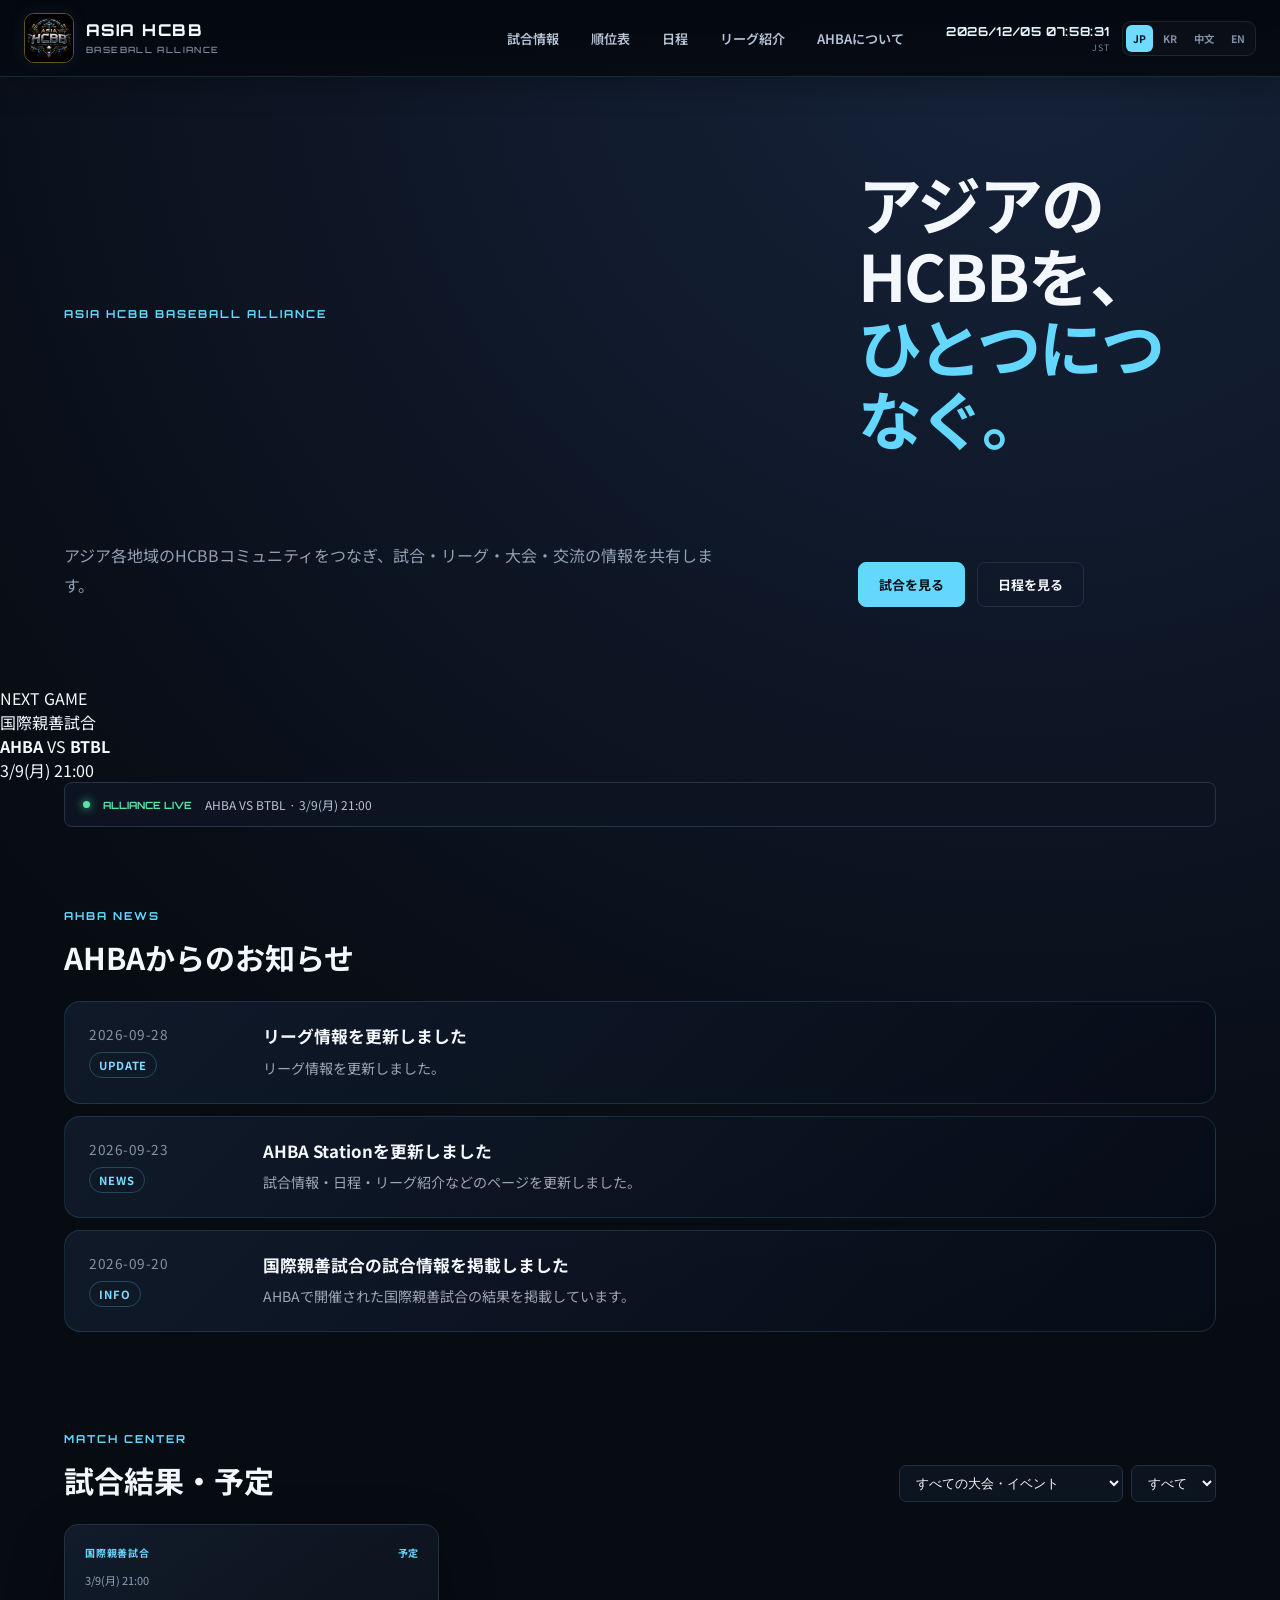
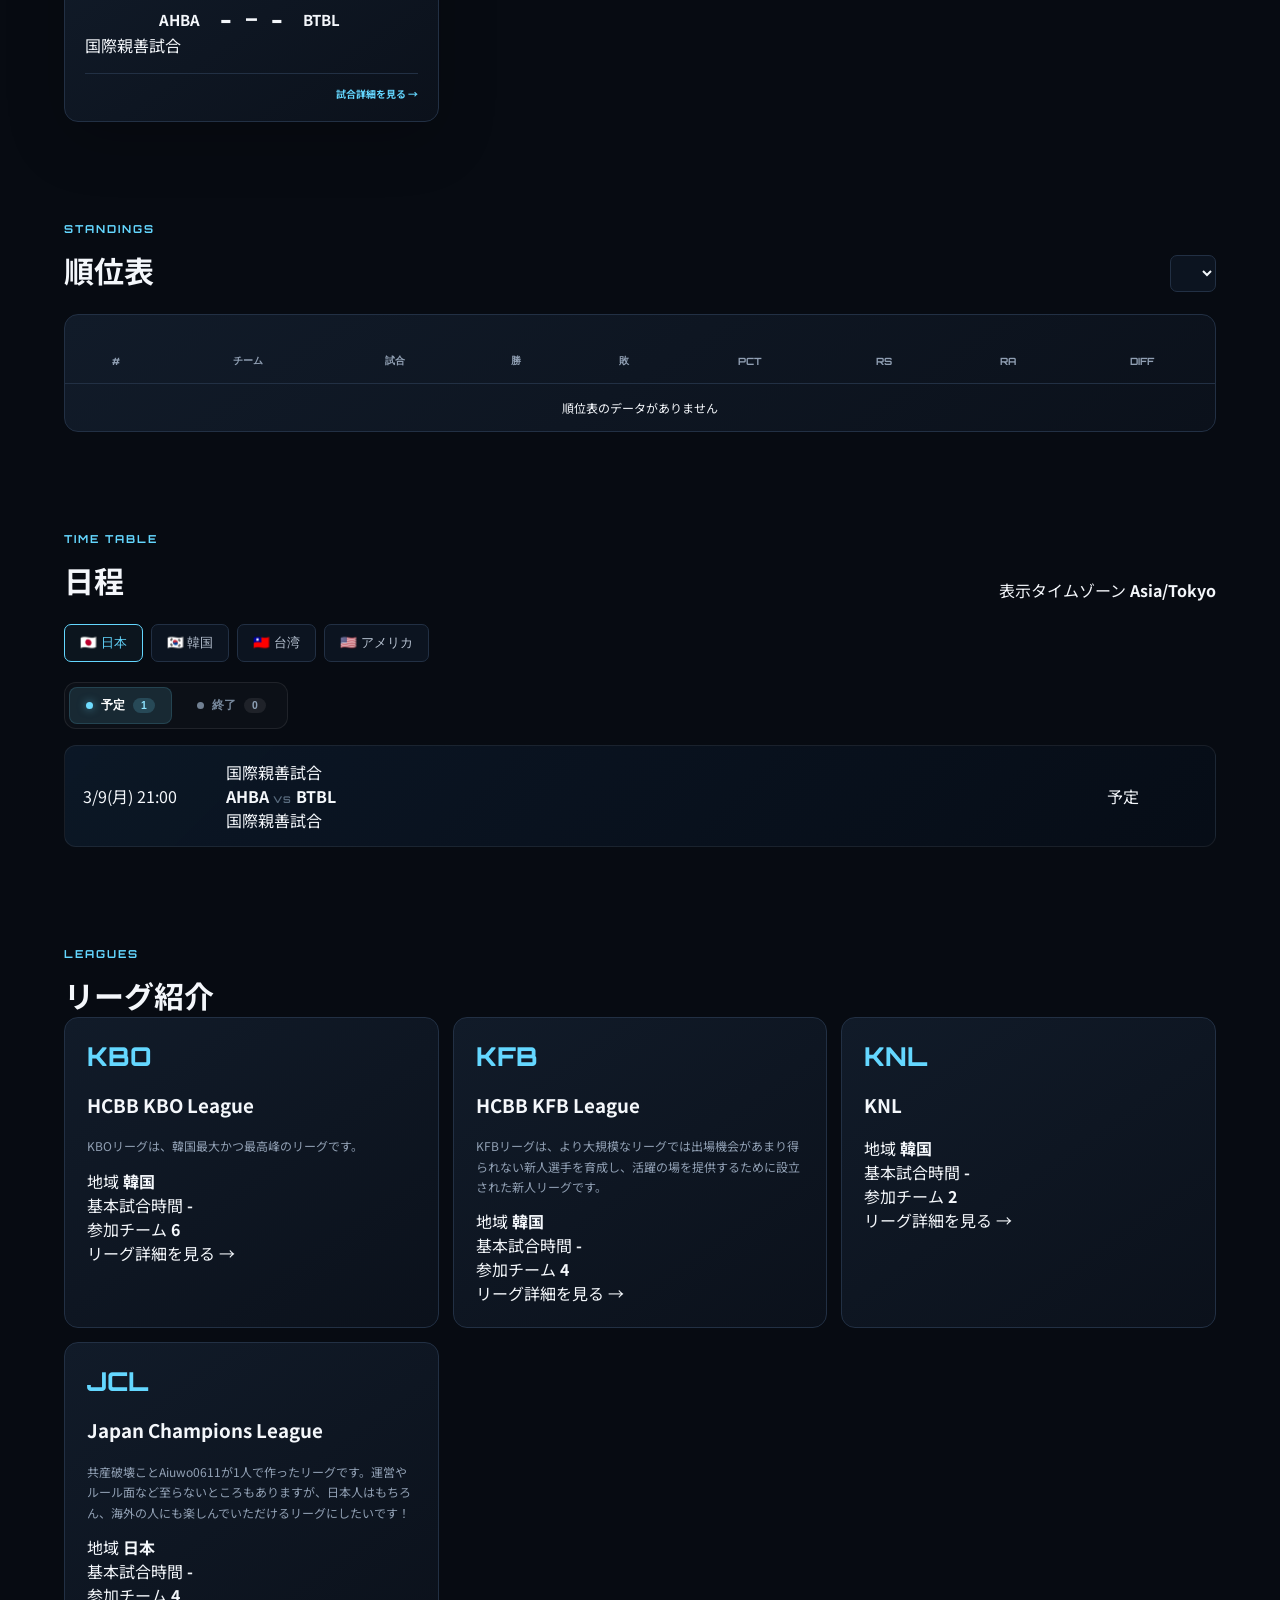
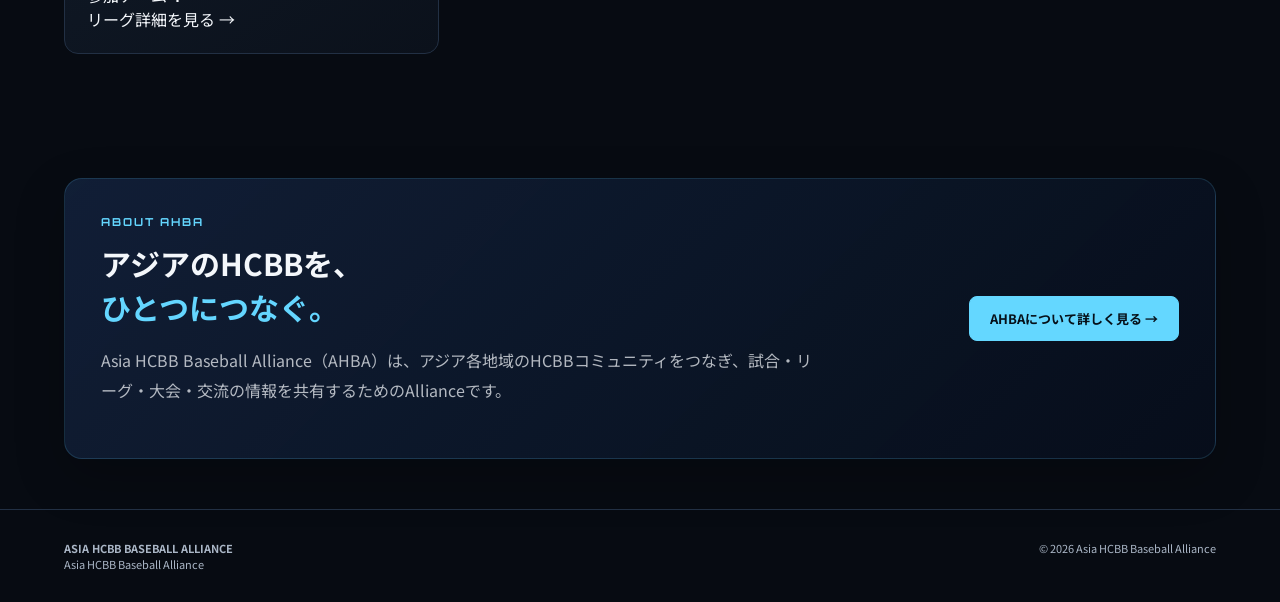
<file: index.html>
<!DOCTYPE html>
<html lang="ja">
<head>
  <meta charset="UTF-8">
  <meta name="viewport" content="width=device-width,initial-scale=1">

  <title>Asia HCBB Baseball Alliance</title>

  <link rel="preconnect" href="https://fonts.googleapis.com">
  <link rel="preconnect" href="https://fonts.gstatic.com" crossorigin>

  <link
    href="https://fonts.googleapis.com/css2?family=Noto+Sans+JP:wght@400;500;700;900&family=Orbitron:wght@500;700;800&display=swap"
    rel="stylesheet"
  >

  <link rel="stylesheet" href="./style.css">

  <style>

.about-ahba-home {
  margin-top: 24px;
}


.about-ahba-card {

  display: flex;

  align-items: center;

  justify-content: space-between;

  gap: 32px;

  padding: 36px;

  border:
    1px solid
    rgba(100, 210, 255, .16);

  border-radius: 18px;

  background:
    linear-gradient(
      135deg,
      rgba(19, 35, 62, .82),
      rgba(7, 14, 27, .94)
    );

  box-shadow:
    0 18px 50px
    rgba(0, 0, 0, .22);
}


.about-ahba-card h2 {

  margin:
    8px 0 14px;

}


.about-ahba-card h2 span {

  color:
    #64d6ff;

}


.about-ahba-card p {

  max-width:
    720px;

  line-height:
    1.9;

  opacity:
    .72;

}


@media (max-width: 760px) {

  .about-ahba-card {

    flex-direction:
      column;

    align-items:
      flex-start;

  }

}

</style>
</head>

<body>

<header class="site-header">

  <div class="header-inner">

    <!-- BRAND -->
    <a href="index.html" class="site-brand">

      <img
        src="E54D2CD1-606D-43CA-8438-216137170723.png"
        class="site-logo"
        alt="Asia HCBB Baseball Alliance"
      >

      <div class="site-brand-text">
        <div class="site-brand-main">
          ASIA HCBB
        </div>

        <div class="site-brand-sub">
          BASEBALL ALLIANCE
        </div>
      </div>

    </a>


    <!-- NAVIGATION -->
    <nav class="main-nav">

      <a href="#games" data-i18n="nav.games">
        試合
      </a>

      <a href="#standings" data-i18n="nav.standings">
        順位表
      </a>

      <a href="#schedule" data-i18n="nav.schedule">
        時間表
      </a>

      <a href="#leagues" data-i18n="nav.leagues">
        リーグ
      </a>

      <a
        href="ahba.html"
        data-i18n="nav.about"
      >
        AHBA紹介
      </a>

    </nav>


    <!-- RIGHT SIDE -->
    <div class="header-right">

      <!-- CLOCK -->
      <div class="header-clock">

        <span id="clock">
          --:--:--
        </span>

        <small id="tz">
          JST
        </small>

      </div>


      <!-- LANGUAGE -->
      <div class="header-language">

        <button
          data-lang="ja"
          title="日本語"
        >
          JP
        </button>

        <button
          data-lang="ko"
          title="한국어"
        >
          KR
        </button>

        <button
          data-lang="zh"
          title="中文"
        >
          中文
        </button>
        
        <button
          data-lang="en"
          title="English"
        >
          EN
        </button>

      </div>

    </div>

  </div>

</header>


<main>

<!-- HERO -->

<section class="hero">

  <div class="eyebrow">
    ASIA HCBB BASEBALL ALLIANCE
  </div>

  <h1 data-i18n-html="hero.title">
    アジアのHCBBを、<br>
    <span>ひとつのスコアボードへ。</span>
  </h1>

  <p data-i18n="hero.description">
    試合結果、順位、各リーグの試合時間をひとつのサイトで確認できる
    Asia HCBB Baseball Alliance 公式ポータル。
  </p>

  <div class="hero-actions">

    <a
      class="btn primary"
      href="#games"
      data-i18n="hero.games"
    >
      試合を見る
    </a>

    <a
      class="btn"
      href="#schedule"
      data-i18n="hero.schedule"
    >
      時間表
    </a>

  </div>

</section>


<!-- NEXT GAME -->

<section class="next-card">

  <div
    class="section-mini"
    data-i18n="next.title"
  >
    NEXT GAME
  </div>

  <div id="nextGame">
  </div>

</section>


<!-- TICKER -->

<div class="ticker">

  <span class="live-dot"></span>

  <b>
    ALLIANCE LIVE
  </b>

  <span id="tickerText">
    データを読み込んでいます…
  </span>

</div>


<!-- AHBA NEWS -->

<section
  id="notices"
  class="section ahba-notices"
>

  <div class="section-head">

    <div>

      <div
        class="eyebrow"
        data-i18n="notices.eyebrow"
      >
        AHBA NEWS
      </div>

      <h2 data-i18n="notices.title">
        AHBAからのお知らせ
      </h2>

    </div>

  </div>


  <div
    id="noticesList"
    class="notices-list"
  ></div>

</section>

  
<!-- MATCH CENTER -->

<section id="games" class="section">

  <div class="section-head">

    <div>

      <div
        class="eyebrow"
        data-i18n="games.eyebrow"
      >
        MATCH CENTER
      </div>

      <h2 data-i18n="games.title">
        試合結果・予定
      </h2>

    </div>


    <div class="filters">

      <select id="leagueFilter">
      </select>

      <select id="statusFilter">

        <option
          value="all"
          data-i18n="filter.all"
        >
          全試合
        </option>

        <option
          value="upcoming"
          data-i18n="filter.upcoming"
        >
          予定
        </option>

        <option
          value="finished"
          data-i18n="filter.finished"
        >
          終了
        </option>

      </select>

    </div>

  </div>


  <div id="gamesGrid" class="games-grid"></div>

</section>


<!-- STANDINGS -->

<section id="standings" class="section">

  <div class="section-head">

    <div>

      <div
        class="eyebrow"
        data-i18n="standings.eyebrow"
      >
        STANDINGS
      </div>

      <h2 data-i18n="standings.title">
        順位表
      </h2>

    </div>

    <select id="standingsLeague"></select>

  </div>


  <div class="table-wrap">

    <table>

      <thead>
　　　　  <tr>
          <th data-i18n="standings.rank">#</th>
          <th data-i18n="standings.team">チーム</th>
          <th data-i18n="standings.games">G</th>
　　       <th data-i18n="standings.wins">W</th>
　　       <th data-i18n="standings.losses">L</th>
          <th data-i18n="standings.pct">PCT</th>
          <th data-i18n="standings.runsScored">RS</th>
          <th data-i18n="standings.runsAllowed">RA</th>
          <th data-i18n="standings.diff">DIFF</th>
        </tr>
      </thead>

      <tbody id="standingsBody"></tbody>

    </table>

  </div>

</section>


<!-- SCHEDULE -->

<section id="schedule" class="section">

  <div class="section-head">

    <div>

      <div
        class="eyebrow"
        data-i18n="schedule.eyebrow"
      >
        TIME TABLE
      </div>

      <h2 data-i18n="schedule.title">
        リーグ時間表
      </h2>

    </div>

    <span class="zone-readout">

      <span data-i18n="schedule.timezone">
        表示タイムゾーン：
      </span>

      <b id="zoneLabel">
        Asia/Tokyo
      </b>

    </span>

  </div>


  <div class="timezone-tabs">

    <button
      class="active"
      data-zone="Asia/Tokyo"
    >
      🇯🇵 <span data-i18n="country.japan">日本</span>
    </button>

    <button data-zone="Asia/Seoul">
      🇰🇷 <span data-i18n="country.korea">韓国</span>
    </button>

    <button data-zone="Asia/Taipei">
      🇹🇼 <span data-i18n="country.taiwan">台湾</span>
    </button>

    <button data-zone="America/New_York">
      🇺🇸 <span data-i18n="country.newYork">アメリカ</span>
    </button>

  </div>


  <div class="schedule-status-tabs">

  <button
    id="scheduleUpcomingTab"
    class="active"
    data-schedule-status="upcoming"
    type="button"
  >

    <span class="status-dot upcoming-dot"></span>

    <span data-i18n="scheduleStatus.upcoming">
      予定
    </span>

    <span
      id="scheduleUpcomingCount"
      class="schedule-count"
    >
      0
    </span>

  </button>


  <button
    id="scheduleFinishedTab"
    data-schedule-status="finished"
    type="button"
  >

    <span class="status-dot finished-dot"></span>

    <span data-i18n="scheduleStatus.finished">
      終了
    </span>

    <span
      id="scheduleFinishedCount"
      class="schedule-count"
    >
      0
    </span>

  </button>

</div>

      
  <div id="scheduleList" class="schedule-list"></div>

</section>


<!-- LEAGUES -->

<section id="leagues" class="section">

  <div
    class="eyebrow"
    data-i18n="leagues.eyebrow"
  >
    LEAGUE INTRODUCTION
  </div>

  <h2 data-i18n="leagues.title">
    リーグ紹介
  </h2>

  <div id="leagueCards" class="league-cards"></div>

</section>

<section class="section about-ahba-home">

  <div class="about-ahba-card">

    <div>

      <div
        class="eyebrow"
        data-i18n="about.eyebrow"
      >
        ABOUT AHBA
      </div>

      <h2
        data-i18n-html="about.title"
      >
        アジアのHCBBを、<br>
        <span>ひとつにつなぐ。</span>
      </h2>

      <p
        data-i18n="about.description"
      >
        Asia HCBB Baseball Alliance（AHBA）は、
        アジア各地域のHCBBコミュニティをつなぎ、
        試合・リーグ・大会・交流の情報を共有するためのAllianceです。
      </p>

    </div>


    <a
      class="btn primary"
      href="ahba.html"
      data-i18n="about.button"
    >
      AHBAについて詳しく見る →
    </a>

  </div>

</section>

</main>


<footer>

  <div>

    <b>
      ASIA HCBB BASEBALL ALLIANCE
    </b>

    <br>

    <span data-i18n="footer.subtitle">
      Community・Competition・Connection
    </span>

  </div>

  <div>
    © 2026 Asia HCBB Baseball Alliance
  </div>

</footer>


<script src="./data.js"></script>
<script src="./app.js"></script>
  
</body>
</html>
</file>
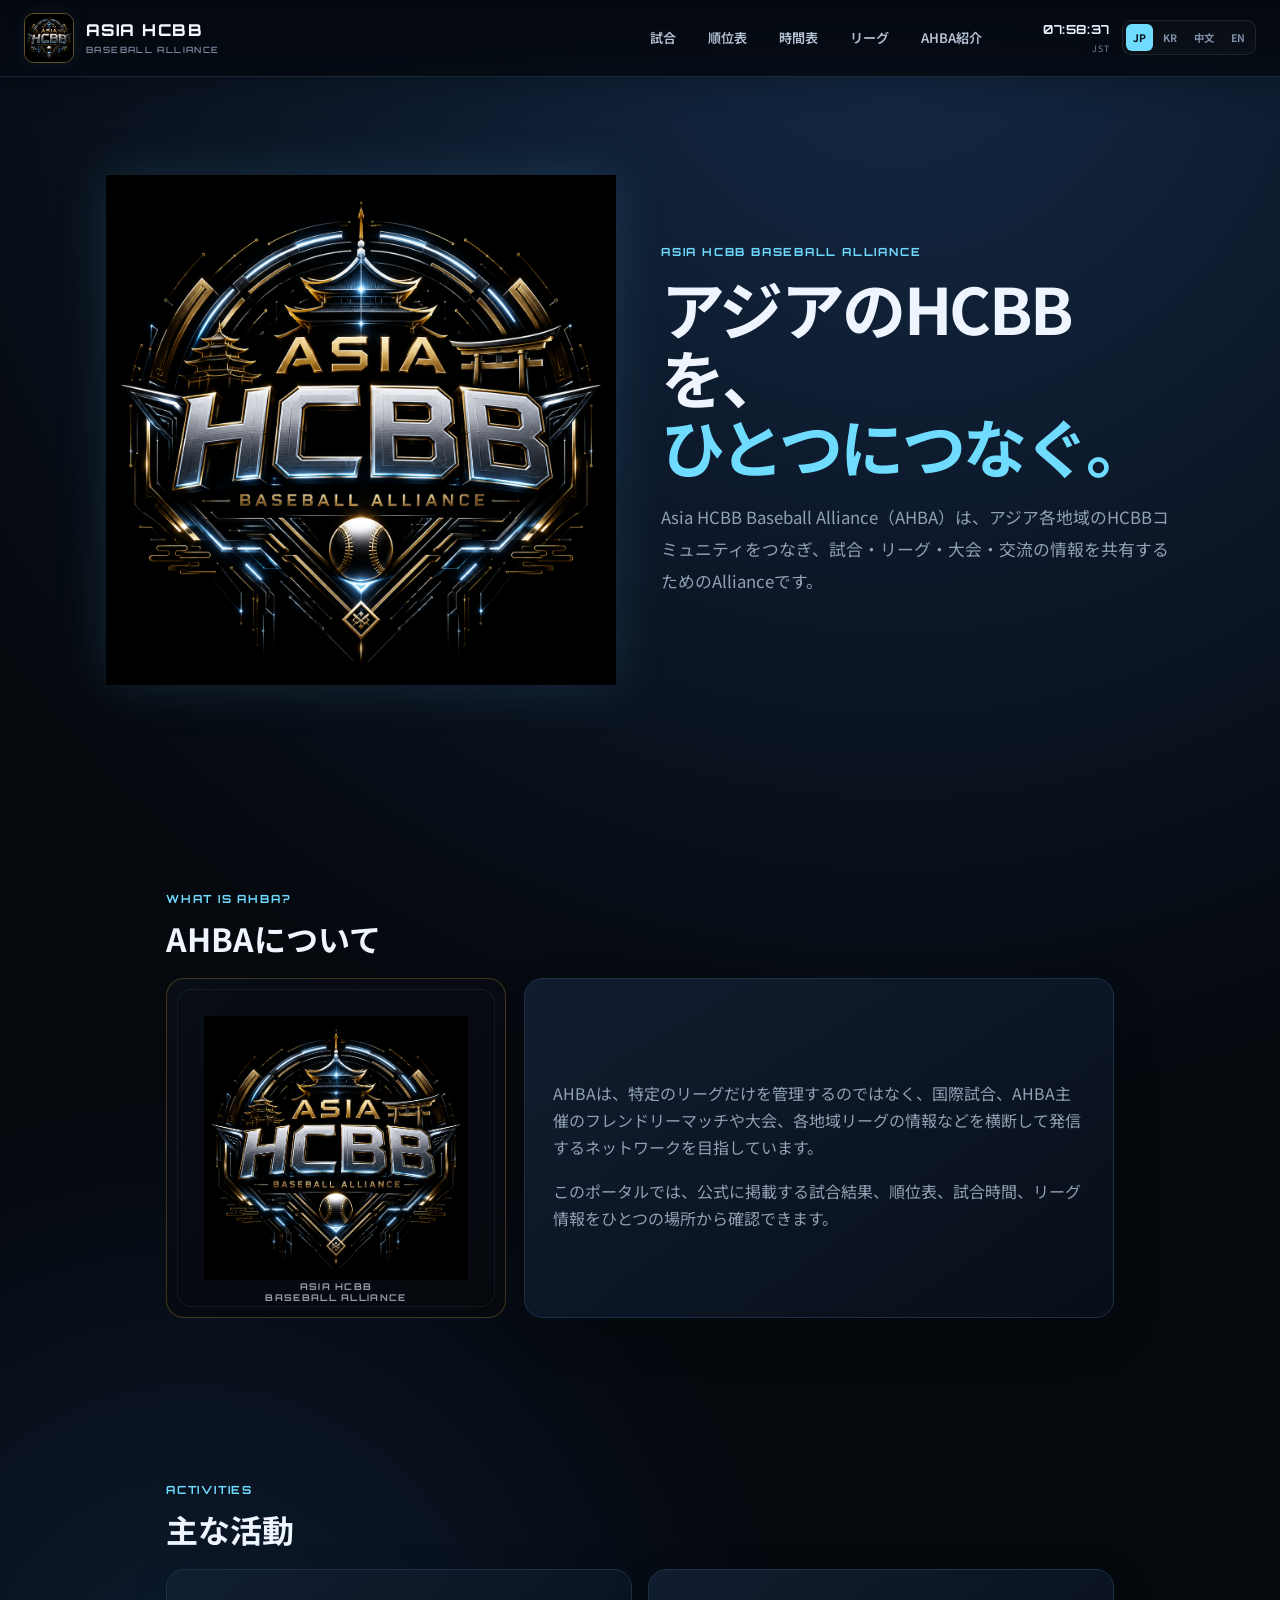
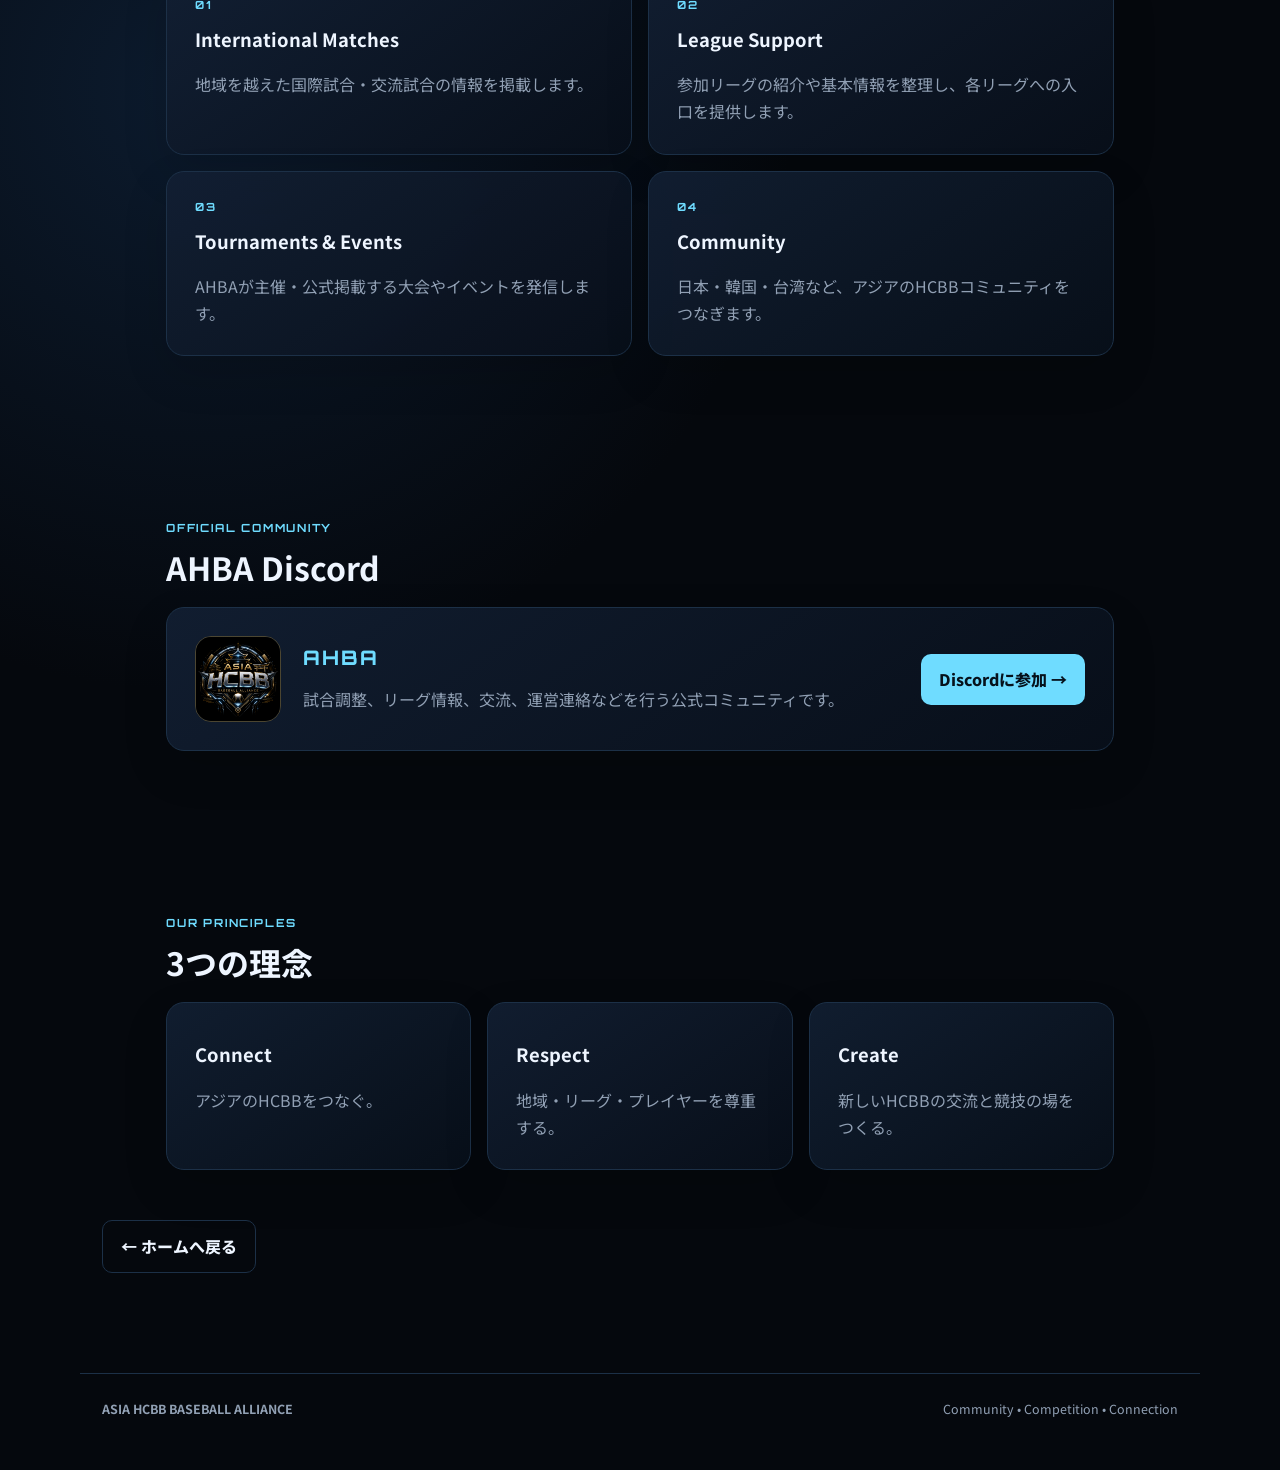
<file: ahba.html>
<!doctype html>
<html lang="ja">
<head>
  <meta charset="utf-8">
  <meta name="viewport" content="width=device-width,initial-scale=1">
  <title>ABOUT AHBA | Asia HCBB Baseball Alliance</title>
  <link rel="preconnect" href="https://fonts.googleapis.com">
  <link
    rel="preconnect"
    href="https://fonts.gstatic.com"
    crossorigin
  >

  <link
    href="https://fonts.googleapis.com/css2?family=Noto+Sans+JP:wght@400;500;700;900&family=Orbitron:wght@500;700;800&display=swap"
    rel="stylesheet"
  >
  <link rel="stylesheet" href="style.css">
  <link rel="stylesheet" href="ahba.css">
</head>

<body>

<header class="site-header">

  <div class="header-inner">

    <!-- BRAND -->
    <a href="index.html" class="site-brand">

      <img
        src="E54D2CD1-606D-43CA-8438-216137170723.png"
        class="site-logo"
        alt="Asia HCBB Baseball Alliance"
      >

      <div class="site-brand-text">

        <div class="site-brand-main">
          ASIA HCBB
        </div>

        <div class="site-brand-sub">
          BASEBALL ALLIANCE
        </div>

      </div>

    </a>


    <!-- NAVIGATION -->
    <nav class="main-nav">

      <a
        href="index.html#games"
        data-i18n="nav.games"
      >
        試合
      </a>

      <a
        href="index.html#standings"
        data-i18n="nav.standings"
      >
        順位表
      </a>

      <a
        href="index.html#schedule"
        data-i18n="nav.schedule"
      >
        時間表
      </a>

      <a
        href="index.html#leagues"
        data-i18n="nav.leagues"
      >
        リーグ
      </a>

      <a
        href="ahba.html"
        data-i18n="nav.about"
      >
        AHBA紹介
      </a>

    </nav>


    <!-- RIGHT SIDE -->
    <div class="header-right">

      <div class="header-clock">

        <span id="clock">
          --:--:--
        </span>

        <small id="tz">
          JST
        </small>

      </div>


      <div class="header-language">

        <button
          data-lang="ja"
          title="日本語"
        >
          JP
        </button>

        <button
          data-lang="ko"
          title="한국어"
        >
          KR
        </button>

        <button
          data-lang="zh"
          title="中文"
        >
          中文
        </button>

        <button
          data-lang="en"
          title="English"
        >
          EN
        </button>

      </div>

    </div>

  </div>

</header>


<main>

  <!-- HERO -->
  <section class="hero">

    <div class="hero-logo-wrap">
      <img
        src="E54D2CD1-606D-43CA-8438-216137170723.png"
        class="hero-logo"
        alt="Asia HCBB Baseball Alliance logo"
      >
    </div>

    <div class="hero-copy">

      <div
        class="eyebrow"
        data-i18n="hero.eyebrow"
      >
        ASIA HCBB BASEBALL ALLIANCE
      </div>

      <h1
        data-i18n-html="hero.title"
      >
        アジアのHCBBを、<br>
        <span>ひとつにつなぐ。</span>
      </h1>

      <p
        class="lead"
        data-i18n="hero.lead"
      >
        Asia HCBB Baseball Alliance（AHBA）は、
        アジア各地域のHCBBコミュニティをつなぎ、
        試合・リーグ・大会・交流の情報を共有するためのAllianceです。
      </p>

    </div>

  </section>


  <!-- ABOUT -->
  <section class="section">

    <div
      class="eyebrow"
      data-i18n="about.eyebrow"
    >
      WHAT IS AHBA?
    </div>

    <h2 data-i18n="about.title">
      AHBAについて
    </h2>

    <div class="about-layout">

      <div class="about-logo-card">

        <img
          src="E54D2CD1-606D-43CA-8438-216137170723.png"
          alt="AHBA logo"
        >

        <div class="logo-caption">
          ASIA HCBB<br>
          BASEBALL ALLIANCE
        </div>

      </div>


      <div class="card about-text">

        <p data-i18n="about.p1">
          AHBAは、特定のリーグだけを管理するのではなく、
          国際試合、AHBA主催のフレンドリーマッチや大会、
          各地域リーグの情報などを横断して発信するネットワークを目指しています。
        </p>

        <p data-i18n="about.p2">
          このポータルでは、公式に掲載する試合結果、
          順位表、試合時間、リーグ情報をひとつの場所から確認できます。
        </p>

      </div>

    </div>

  </section>


  <!-- ACTIVITIES -->
  <section class="section">

    <div
      class="eyebrow"
      data-i18n="activities.eyebrow"
    >
      ACTIVITIES
    </div>

    <h2 data-i18n="activities.title">
      主な活動
    </h2>

    <div class="grid">

      <article class="card">

        <div class="eyebrow">01</div>

        <h3 data-i18n="activities.a1.title">
          International Matches
        </h3>

        <p data-i18n="activities.a1.text">
          地域を越えた国際試合・交流試合の情報を掲載します。
        </p>

      </article>


      <article class="card">

        <div class="eyebrow">02</div>

        <h3 data-i18n="activities.a2.title">
          League Support
        </h3>

        <p data-i18n="activities.a2.text">
          参加リーグの紹介や基本情報を整理し、
          各リーグへの入口を提供します。
        </p>

      </article>


      <article class="card">

        <div class="eyebrow">03</div>

        <h3 data-i18n="activities.a3.title">
          Tournaments & Events
        </h3>

        <p data-i18n="activities.a3.text">
          AHBAが主催・公式掲載する大会やイベントを発信します。
        </p>

      </article>


      <article class="card">

        <div class="eyebrow">04</div>

        <h3 data-i18n="activities.a4.title">
          Community
        </h3>

        <p data-i18n="activities.a4.text">
          日本・韓国・台湾など、
          アジアのHCBBコミュニティをつなぎます。
        </p>

      </article>

    </div>

  </section>


  <!-- DISCORD -->
  <section class="section">

    <div
      class="eyebrow"
      data-i18n="discord.eyebrow"
    >
      OFFICIAL COMMUNITY
    </div>

    <h2 data-i18n="discord.title">
      AHBA Discord
    </h2>


    <div class="card discord">

      <div class="discord-logo-small">

        <img
          src="E54D2CD1-606D-43CA-8438-216137170723.png"
          alt="AHBA"
        >

      </div>


      <div class="discord-copy">

        <div class="code">
          AHBA
        </div>

        <p data-i18n="discord.text">
          試合調整、リーグ情報、交流、
          運営連絡などを行う公式コミュニティです。
        </p>

      </div>


      <a
        class="button"
        href="https://discord.gg/rCmEV2EjTP"
        target="_blank"
        rel="noopener noreferrer"
        data-i18n="discord.button"
      >
        Discordに参加 →
      </a>

    </div>

  </section>


  <!-- PRINCIPLES -->
  <section class="section">

    <div
      class="eyebrow"
      data-i18n="principles.eyebrow"
    >
      OUR PRINCIPLES
    </div>

    <h2 data-i18n="principles.title">
      3つの理念
    </h2>


    <div class="grid principles">

      <article class="card">

        <h3>
          Connect
        </h3>

        <p data-i18n="principles.connect">
          アジアのHCBBをつなぐ。
        </p>

      </article>


      <article class="card">

        <h3>
          Respect
        </h3>

        <p data-i18n="principles.respect">
          地域・リーグ・プレイヤーを尊重する。
        </p>

      </article>


      <article class="card">

        <h3>
          Create
        </h3>

        <p data-i18n="principles.create">
          新しいHCBBの交流と競技の場をつくる。
        </p>

      </article>

    </div>

  </section>


  <!-- BACK -->
  <div class="back-home">

    <a
      href="index.html"
      class="button secondary"
      data-i18n="back"
    >
      ← ホームへ戻る
    </a>

  </div>

</main>


<footer>

  <strong>
    ASIA HCBB BASEBALL ALLIANCE
  </strong>

  <br>

  <span data-i18n="footer">
    Community • Competition • Connection
  </span>

</footer>


<script src="header.js"></script>
<script src="ahba.js"></script>

</body>
</html>
</file>
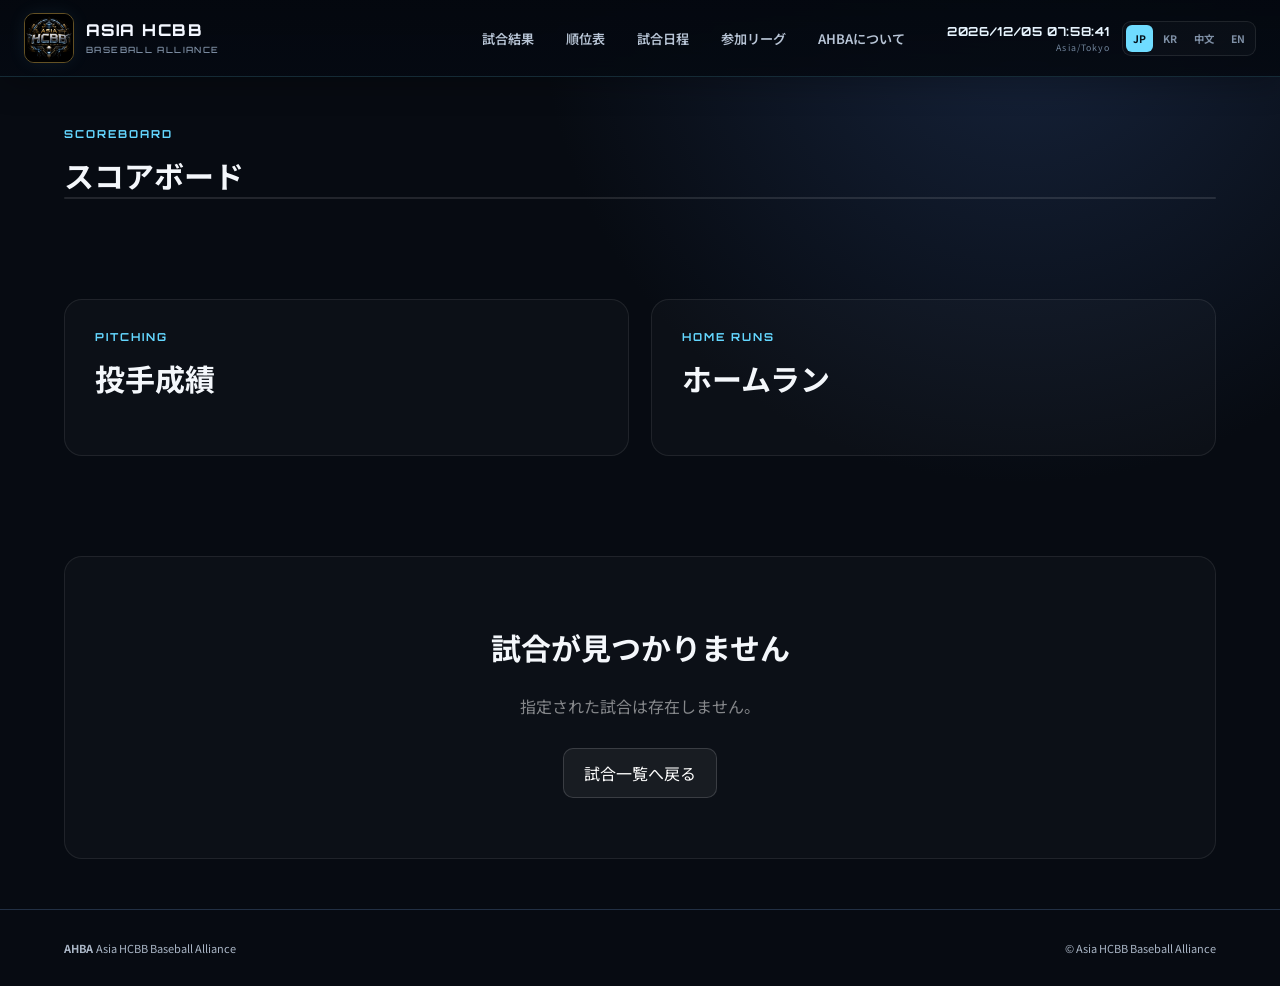
<file: game.html>
<!DOCTYPE html>
<html lang="ja">

<head>

  <meta charset="UTF-8">

  <meta
    name="viewport"
    content="width=device-width, initial-scale=1.0"
  >

  <title>
    Game | Asia HCBB Baseball Alliance
  </title>

  <meta
    name="description"
    content="Asia HCBB Baseball Alliance Official Game Detail"
  >

  <!-- GOOGLE FONTS -->
  <link rel="preconnect" href="https://fonts.googleapis.com">

  <link
    rel="preconnect"
    href="https://fonts.gstatic.com"
    crossorigin
  >

  <link
    href="https://fonts.googleapis.com/css2?family=Noto+Sans+JP:wght@400;500;700;900&family=Orbitron:wght@500;700;800&display=swap"
    rel="stylesheet"
  >

  <!-- CSS -->
  <link rel="stylesheet" href="style.css">
  <link rel="stylesheet" href="game.css">

</head>


<body>

  <!-- =====================================================
       HEADER
       ===================================================== -->

<header class="site-header">

  <div class="header-inner">

    <!-- BRAND -->
    <a href="./index.html" class="site-brand">

      <img
        src="./E54D2CD1-606D-43CA-8438-216137170723.png"
        class="site-logo"
        alt="Asia HCBB Baseball Alliance"
      >

      <div class="site-brand-text">

        <div class="site-brand-main">
          ASIA HCBB
        </div>

        <div class="site-brand-sub">
          BASEBALL ALLIANCE
        </div>

      </div>

    </a>


    <!-- NAVIGATION -->
    <nav class="main-nav">

      <a
        href="./index.html#games"
        data-i18n="nav.games"
      >
        試合
      </a>

      <a
        href="./index.html#standings"
        data-i18n="nav.standings"
      >
        順位表
      </a>

      <a
        href="./index.html#schedule"
        data-i18n="nav.schedule"
      >
        時間表
      </a>

      <a
        href="./index.html#leagues"
        data-i18n="nav.leagues"
      >
        リーグ
      </a>

      <a
        href="./ahba.html"
        data-i18n="nav.about"
      >
        AHBA紹介
      </a>

    </nav>


    <!-- RIGHT SIDE -->
    <div class="header-right">

      <div class="header-clock">

        <span id="clock">
          --:--:--
        </span>

        <small id="tz">
          JST
        </small>

      </div>


      <div class="header-language">

        <button
          type="button"
          data-lang="ja"
          title="日本語"
        >
          JP
        </button>

        <button
          type="button"
          data-lang="ko"
          title="한국어"
        >
          KR
        </button>

        <button
          type="button"
          data-lang="zh"
          title="中文"
        >
          中文
        </button>

        <button
          type="button"
          data-lang="en"
          title="English"
        >
          EN
        </button>

      </div>

    </div>

  </div>

</header>


  <!-- =====================================================
       MAIN
       ===================================================== -->

  <main>


    <!-- ===================================================
         GAME HERO
         =================================================== -->

    <section class="game-hero">

      <div class="game-hero-inner">


        <!-- Back -->

        <a
          href="./index.html#games"
          class="back-link"
          data-i18n="game.back"
        >
          ← 試合一覧へ戻る
        </a>


        <!-- Game Type -->

        <div
          class="game-type"
          id="gameType"
        >
          MATCH
        </div>


        <!-- Eyebrow -->

        <div
          class="eyebrow"
          data-i18n="game.eyebrow"
        >
          GAME DETAILS
        </div>


        <!-- Date -->

        <div
          class="game-date"
          id="gameDate"
        >
          --
        </div>


        <!-- Final Score -->

        <div class="final-score">


          <div
            class="final-team"
            id="homeTeam"
          >
            --
          </div>


          <div class="final-score-number">

            <strong id="homeScore">
              -
            </strong>

            <span>
              –
            </span>

            <strong id="awayScore">
              -
            </strong>

          </div>


          <div
            class="final-team"
            id="awayTeam"
          >
            --
          </div>

        </div>


        <!-- Status -->

        <div
          class="game-status-label"
          id="gameStatus"
        >
          --
        </div>

      </div>

    </section>


    <!-- ===================================================
         SCOREBOARD
         =================================================== -->

    <section class="section">

      <div class="section-header">

        <div>

          <div
            class="eyebrow"
            data-i18n="game.scoreboardEyebrow"
          >
            SCOREBOARD
          </div>

          <h2 data-i18n="game.scoreboard">
            スコアボード
          </h2>

        </div>

      </div>


      <div class="scoreboard-wrap">

        <table
          class="scoreboard"
          id="scoreboard"
        >

          <thead></thead>

          <tbody></tbody>

        </table>

      </div>

    </section>


    <!-- ===================================================
     BATTING LINEUP
     =================================================== -->

    <section
      class="section"
      id="lineupSection"
      hidden
    >

      <div class="section-header">

        <div>
          <div class="eyebrow">
            BATTING LINEUP
          </div>

          <h2 data-i18n="game.lineup">
            打順・ベンチ入り
          </h2>
        </div>

        <button
          id="togglePositions"
          class="lineup-toggle"
          type="button"
        >
          守備位置を非表示
        </button>

      </div>

      <div
        id="lineupResults"
        class="lineup-grid"
      ></div>

    </section>

    
    <!-- ===================================================
         PITCHING / HOME RUNS
         =================================================== -->

    <section class="section">

      <div class="detail-grid">


        <!-- Pitching -->

        <div class="detail-card">

          <div
            class="eyebrow"
            data-i18n="game.pitchingEyebrow"
          >
            PITCHING
          </div>

          <h2 data-i18n="game.pitching">
            投手成績
          </h2>


          <div
            id="pitchingResults"
            class="result-list"
          ></div>

        </div>


        <!-- Home Runs -->

        <div class="detail-card">

          <div
            class="eyebrow"
            data-i18n="game.homeRunsEyebrow"
          >
            HOME RUNS
          </div>

          <h2 data-i18n="game.homeRuns">
            ホームラン
          </h2>


          <div
            id="homeRuns"
            class="result-list"
          ></div>

        </div>

      </div>

    </section>


    <!-- ===================================================
         GAME NOTES
         =================================================== -->

    <section
      class="section"
      id="notesSection"
      hidden
    >

      <div class="detail-card">

        <div
          class="eyebrow"
          data-i18n="game.notesEyebrow"
        >
          GAME NOTES
        </div>

        <h2 data-i18n="game.notes">
          試合メモ
        </h2>

        <p id="gameNotes"></p>

      </div>

    </section>


    <!-- ===================================================
         NOT FOUND
         =================================================== -->

    <section
      class="section game-error"
      id="gameNotFound"
      hidden
    >

      <div class="detail-card">

        <h2 data-i18n="game.notFound">
          試合が見つかりません
        </h2>

        <p data-i18n="game.notFoundDescription">
          指定された試合は存在しません。
        </p>

        <a
          href="./index.html#games"
          class="primary-button"
          data-i18n="game.return"
        >
          試合情報へ戻る
        </a>

      </div>

    </section>

  </main>


  <!-- =====================================================
       FOOTER
       ===================================================== -->

  <footer class="site-footer">

    <div>
      <strong>
        AHBA
      </strong>

      Asia HCBB Baseball Alliance
    </div>

    <div>
      <span data-i18n="footer.copyright">
        © Asia HCBB Baseball Alliance
      </span>
    </div>

  </footer>


  <script src="data.js"></script>
  <script src="game.js"></script>

</body>

</html>
</file>
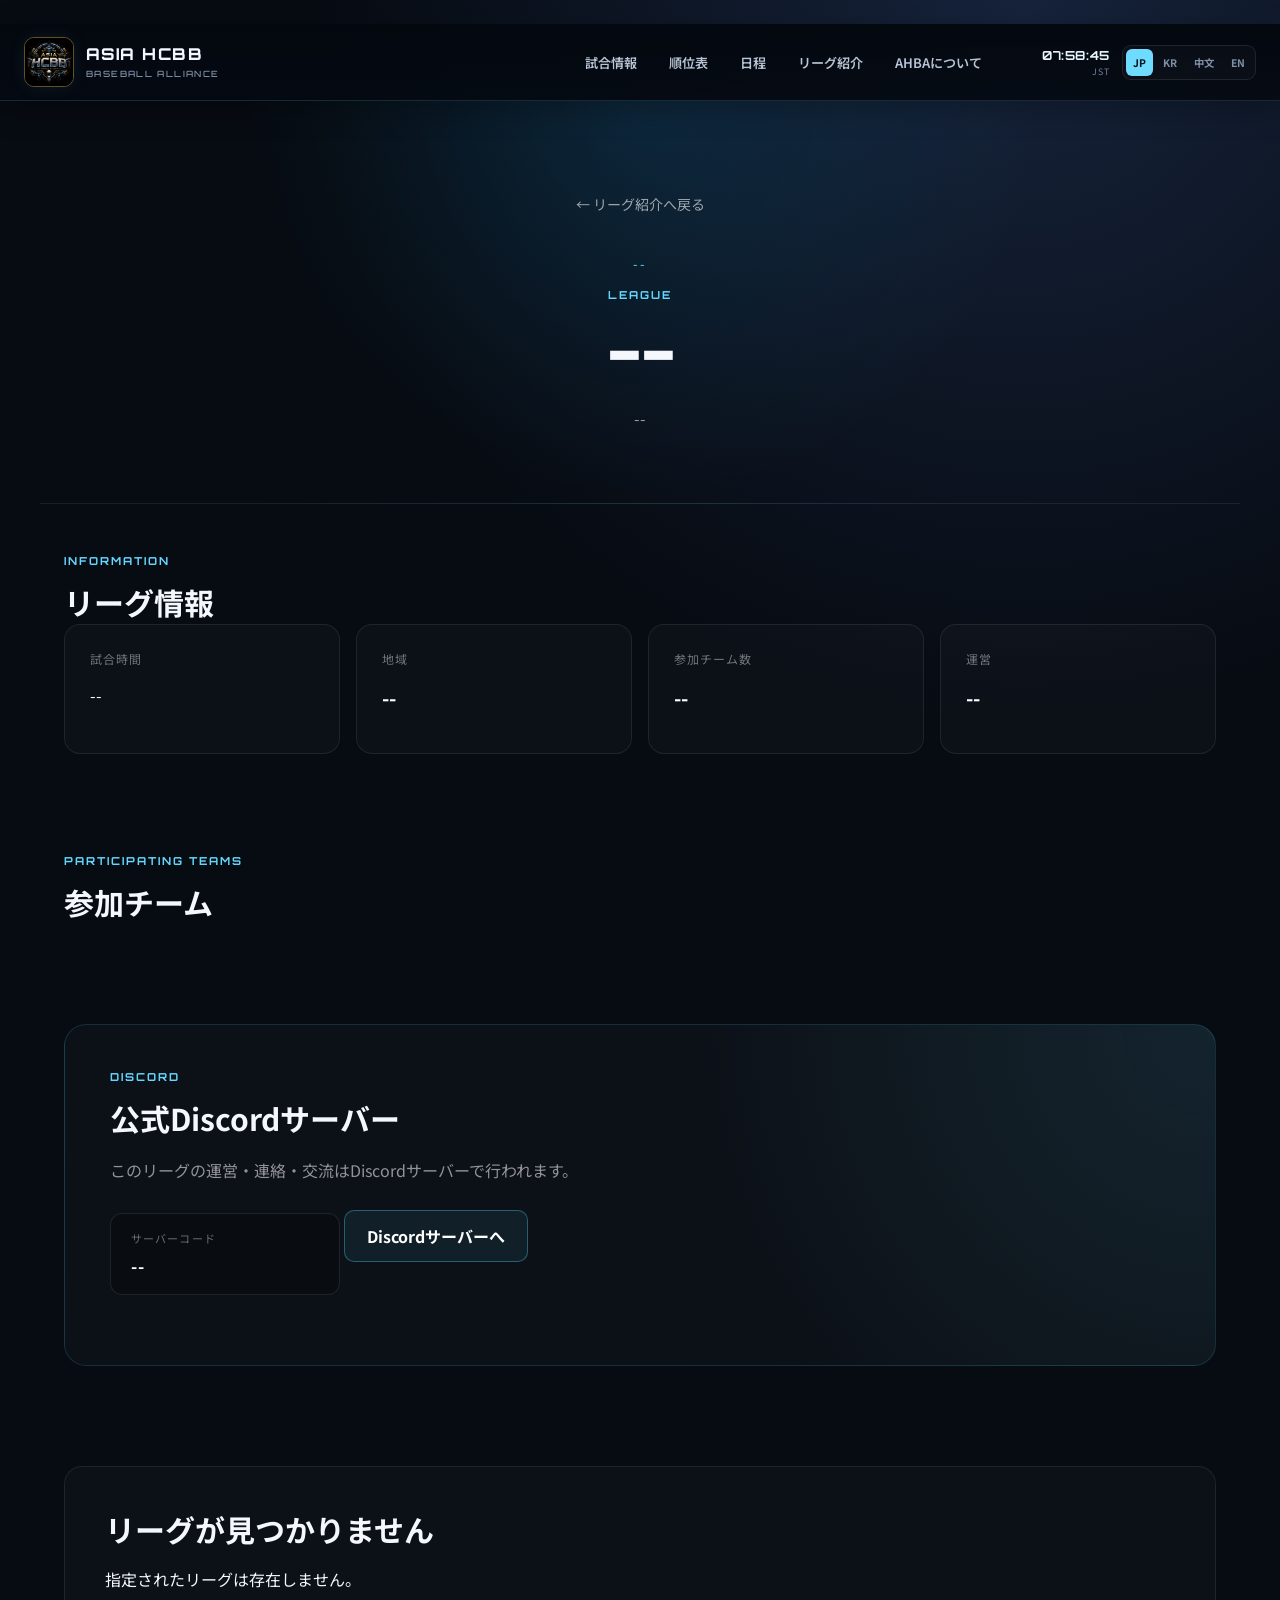
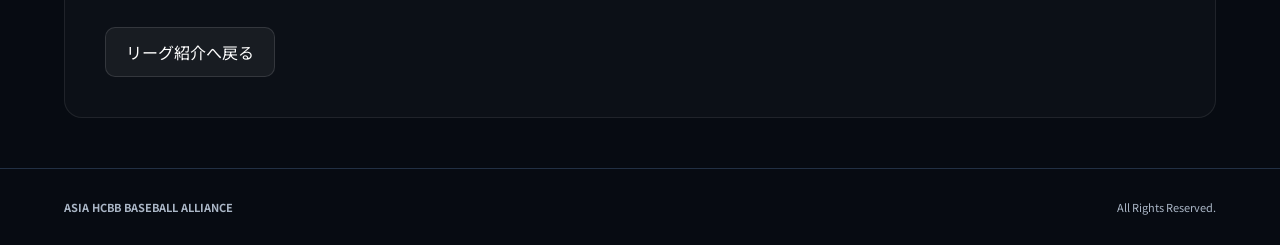
<file: league.html>
<!DOCTYPE html>
<html lang="ja">

<head>

  <meta charset="UTF-8">

  <meta
    name="viewport"
    content="width=device-width, initial-scale=1.0"
  >

  <title>
    League | Asia HCBB Baseball Alliance
  </title>

　<link rel="preconnect" href="https://fonts.googleapis.com">
<link
  rel="preconnect"
  href="https://fonts.gstatic.com"
  crossorigin
>

  <link
    href="https://fonts.googleapis.com/css2?family=Noto+Sans+JP:wght@400;500;700;900&family=Orbitron:wght@500;700;800&display=swap"
    rel="stylesheet"
  >
  
  <link rel="stylesheet" href="style.css">
  <link rel="stylesheet" href="league.css">

</head>


<body>

<header class="site-header">

  <div class="header-inner">

    <!-- BRAND -->
    <a href="index.html" class="site-brand">

      <img
        src="E54D2CD1-606D-43CA-8438-216137170723.png"
        class="site-logo"
        alt="Asia HCBB Baseball Alliance"
      >

      <div class="site-brand-text">

        <div class="site-brand-main">
          ASIA HCBB
        </div>

        <div class="site-brand-sub">
          BASEBALL ALLIANCE
        </div>

      </div>

    </a>


    <!-- NAVIGATION -->
    <nav class="main-nav">

      <a
        href="index.html#games"
        data-league-i18n="nav.games"
      >
        試合
      </a>

      <a
        href="index.html#standings"
        data-league-i18n="nav.standings"
      >
        順位表
      </a>

      <a
        href="index.html#schedule"
        data-league-i18n="nav.schedule"
      >
        時間表
      </a>

      <a
        href="index.html#leagues"
        data-league-i18n="nav.leagues"
      >
        リーグ
      </a>

      <a
        href="ahba.html"
        data-league-i18n="nav.about"
      >
        AHBA紹介
      </a>

    </nav>


    <!-- RIGHT SIDE -->
    <div class="header-right">

      <div class="header-clock">

        <span id="clock">
          --:--:--
        </span>

        <small id="tz">
          JST
        </small>

      </div>


      <div class="header-language">

        <button
          data-lang="ja"
          title="日本語"
        >
          JP
        </button>

        <button
          data-lang="ko"
          title="한국어"
        >
          KR
        </button>

        <button
          data-lang="zh"
          title="中文"
        >
          中文
        </button>

        <button
          data-lang="en"
          title="English"
        >
          EN
        </button>

      </div>

    </div>

  </div>

</header>

  
<main>

  <!-- =====================================================
       LEAGUE HERO
       ===================================================== -->

  <section class="league-hero">

    <div class="league-hero-inner">

      <a
        href="index.html#leagues"
        class="back-link"
        data-league-i18n="back"
      >
        ← リーグ紹介へ戻る
      </a>


      <div
        class="league-country"
        id="leagueCountry"
      >
        --
      </div>


      <div
        class="eyebrow"
        data-league-i18n="league.label"
      >
        LEAGUE
      </div>


      <h1 id="leagueName">
        --
      </h1>


      <p id="leagueDescription">
        --
      </p>

    </div>

  </section>



  <!-- =====================================================
       LEAGUE INFORMATION
       ===================================================== -->

  <section class="section">

    <div class="section-header">

      <div>

        <div class="eyebrow">
          INFORMATION
        </div>

        <h2
          data-league-i18n="information.title"
        >
          リーグ情報
        </h2>

      </div>

    </div>


    <div class="league-info-grid">


      <!-- 試合時間 -->

      <div class="league-info-card">

        <div
          class="info-label"
          data-league-i18n="information.matchTime"
        >
          試合時間
        </div>

        <div
          class="match-schedule"
          id="leagueMatchSchedule"
        >
          --
        </div>

      </div>



      <!-- 地域 -->

      <div class="league-info-card">

        <div
          class="info-label"
          data-league-i18n="information.region"
        >
          地域
        </div>

        <div
          class="info-value"
          id="leagueRegion"
        >
          --
        </div>

      </div>



      <!-- 参加チーム数 -->

      <div class="league-info-card">

        <div
          class="info-label"
          data-league-i18n="information.teams"
        >
          参加チーム数
        </div>

        <div
          class="info-value"
          id="leagueTeamCount"
        >
          --
        </div>

      </div>



      <!-- 運営 -->

      <div class="league-info-card">

        <div
          class="info-label"
          data-league-i18n="information.owner"
        >
          運営
        </div>

        <div
          class="info-value"
          id="leagueOwner"
        >
          --
        </div>

      </div>

    </div>

  </section>



  <!-- =====================================================
       TEAMS
       ===================================================== -->

  <section class="section">

    <div class="section-header">

      <div>

        <div class="eyebrow">
          PARTICIPATING TEAMS
        </div>

        <h2
          data-league-i18n="teams.title"
        >
          参加チーム
        </h2>

      </div>

    </div>


    <div
      class="teams-grid"
      id="teamsList"
    ></div>

  </section>



  <!-- =====================================================
       DISCORD
       ===================================================== -->

  <section class="section">

    <div class="discord-section">

      <div class="discord-content">

        <div class="eyebrow">
          DISCORD
        </div>

        <h2
          data-league-i18n="discord.title"
        >
          公式Discordサーバー
        </h2>

        <p
          data-league-i18n="discord.description"
        >
          このリーグの運営・連絡・交流は
          Discordサーバーで行われます。
        </p>


        <div class="discord-code-box">

          <span
            data-league-i18n="discord.code"
          >
            サーバーコード
          </span>

          <strong id="discordCode">
            --
          </strong>

        </div>


        <a
          id="discordLink"
          class="discord-button"
          href="#"
          target="_blank"
          rel="noopener noreferrer"
          data-league-i18n="discord.button"
        >
          Discordサーバーへ
        </a>

      </div>

    </div>

  </section>



  <!-- =====================================================
       ERROR
       ===================================================== -->

  <section
    class="section"
    id="leagueNotFound"
    hidden
  >

    <div class="detail-card">

      <h2>
        リーグが見つかりません
      </h2>

      <p>
        指定されたリーグは存在しません。
      </p>

      <a
        href="index.html#leagues"
        class="primary-button"
      >
        リーグ紹介へ戻る
      </a>

    </div>

  </section>

</main>



<footer class="site-footer">

  <div>
    <strong>
      ASIA HCBB BASEBALL ALLIANCE
    </strong>
  </div>

  <div>
    All Rights Reserved.
  </div>

</footer>


<script src="data.js"></script>
<script src="header.js"></script>
<script src="league.js"></script>

</body>

</html>
</file>
<file: style.css>
:root {

  --bg: #070b12;
  --panel: #0d1420;
  --panel2: #111b29;

  --line: #223044;

  --text: #f4f7fb;
  --muted: #91a0b4;

  --accent: #64d7ff;
  --accent2: #8b7cff;

  --green: #58e6a7;
  --red: #ff6e82;
}


* {
  box-sizing: border-box;
}


html {
  scroll-behavior: smooth;
}


body {

  margin: 0;

  background:
    radial-gradient(
      circle at 80% 0,
      #16233b 0,
      transparent 34%
    ),
    var(--bg);

  color: var(--text);

  font-family:
    "Noto Sans JP",
    sans-serif;
}


a {
  color: inherit;
  text-decoration: none;
}



/* =========================
   MAIN
========================= */

main {

  max-width: 1320px;

  margin: auto;
}



/* =========================
   HERO
========================= */

.hero {

  min-height: 450px;

  padding:
    90px 5vw 70px;

  display: grid;

  grid-template-columns:
    1.35fr .65fr;

  gap: 50px;

  align-items: center;
}


.eyebrow {

  font:
    700 11px Orbitron;

  letter-spacing: 2px;

  color: var(--accent);

  margin-bottom: 12px;
}


h1 {

  font-size:
    clamp(38px,5vw,70px);

  line-height: 1.12;

  margin: 0 0 20px;

  letter-spacing: -2px;
}


h1 span {

  color: var(--accent);
}


.hero p {

  color: var(--muted);

  max-width: 650px;

  line-height: 1.9;
}


.hero-actions {

  display: flex;

  gap: 12px;

  margin-top: 28px;
}


.btn {

  padding:
    12px 20px;

  border-radius: 8px;

  border:
    1px solid var(--line);

  font-weight: 700;

  font-size: 13px;
}


.btn.primary {

  background: var(--accent);

  color: #061019;

  border-color: var(--accent);
}


.btn.ghost {

  background: #ffffff05;
}



/* =========================
   NEXT GAME
========================= */

.hero-panel {

  padding: 26px;

  background:
    linear-gradient(
      145deg,
      #111b29,
      #0b111b
    );

  border:
    1px solid var(--line);

  border-radius: 14px;

  box-shadow:
    0 18px 60px #0003;
}


.panel-label {

  font:
    700 10px Orbitron;

  color: var(--muted);

  letter-spacing: 2px;
}


.next-game {

  margin-top: 15px;
}


.next-time {

  font:
    800 28px Orbitron;
}


.next-date {

  font-size: 12px;

  color: var(--muted);

  margin:
    5px 0 20px;
}


.matchup {

  display: grid;

  grid-template-columns:
    1fr auto 1fr;

  align-items: center;

  text-align: center;

  gap: 8px;
}


.team {

  font-weight: 800;
}


.vs {

  font:
    700 10px Orbitron;

  color: var(--muted);
}



/* =========================
   TICKER
========================= */

.ticker {

  margin:
    0 5vw 30px;

  padding:
    13px 18px;

  border:
    1px solid #24344a;

  background:
    #0b1420;

  border-radius: 8px;

  display: flex;

  gap: 13px;

  align-items: center;

  font-size: 12px;

  color: #b9c4d3;
}


.live-dot {

  width: 7px;

  height: 7px;

  background: var(--green);

  border-radius: 50%;

  box-shadow:
    0 0 10px var(--green);
}


.ticker b {

  font:
    700 10px Orbitron;

  color: var(--green);
}



/* =========================
   SECTION
========================= */

.section {

  padding:
    50px 5vw;
}


.section-head {

  display: flex;

  justify-content: space-between;

  align-items: end;

  margin-bottom: 22px;
}


h2 {

  margin: 0;

  font-size: 30px;
}


.filters {

  display: flex;

  gap: 8px;
}


select {

  background:
    #0c1420;

  color:
    var(--text);

  border:
    1px solid var(--line);

  border-radius: 7px;

  padding:
    9px 12px;
}



/* =========================
   GAMES
========================= */

.games-grid {

  display: grid;

  grid-template-columns:
    repeat(3,1fr);

  gap: 14px;
}


.game {

  padding: 20px;

  background:
    linear-gradient(
      145deg,
      #111b29,
      #0b111b
    );

  border:
    1px solid var(--line);

  border-radius: 14px;

  box-shadow:
    0 18px 60px #0003;
}


.game-top {

  display: flex;

  justify-content:
    space-between;

  color:
    var(--muted);

  font-size: 11px;

  margin-bottom: 16px;
}


.league-tag {

  color:
    var(--accent);
}


.game-status {

  font-weight: 700;
}


.game-status.finished {

  color:
    var(--green);
}


.game-status.upcoming {

  color:
    #ffd36a;
}


.scoreline {

  display: grid;

  grid-template-columns:
    1fr 50px 1fr;

  align-items: center;

  text-align: center;
}


.score {

  font:
    800 27px Orbitron;
}


.score-label {

  font-size: 13px;

  font-weight: 700;
}


.dash {

  color:
    #526176;
}


.game-foot {

  margin-top: 16px;

  padding-top: 13px;

  border-top:
    1px solid var(--line);

  font-size: 11px;

  color:
    var(--muted);

  display: flex;

  justify-content:
    space-between;
}

.game-card {
  display: block;
  color: inherit;
  text-decoration: none;
}

.game-card-detail-link {
  margin-top: 14px;
  padding-top: 12px;
  border-top: 1px solid var(--line);
  color: var(--accent);
  font-size: 11px;
  font-weight: 700;
  text-align: right;
}



/* =========================
   STANDINGS
========================= */

.table-wrap {

  overflow: auto;

  background:
    linear-gradient(
      145deg,
      #111b29,
      #0b111b
    );

  border:
    1px solid var(--line);

  border-radius: 14px;
}


.table-wrap table {

  width: 100%;

  border-collapse:
    collapse;

  min-width: 650px;
}


.table-wrap th,
.table-wrap td {

  text-align: center;

  padding: 15px;

  border-bottom:
    1px solid var(--line);

  font-size: 12px;
}


.table-wrap th {

  font:
    700 10px Orbitron;

  color:
    var(--muted);
}


.table-wrap td:nth-child(2) {

  text-align: left;

  font-weight: 700;
}


.table-wrap tr:last-child td {

  border: 0;
}



/* =========================
   TIME TABLE
========================= */

.timezone-tabs {

  display: flex;

  gap: 8px;

  margin-bottom: 16px;

  overflow: auto;
}


.timezone-tabs button {

  white-space: nowrap;

  background:
    #0c1420;

  color:
    #b9c4d3;

  border:
    1px solid var(--line);

  padding:
    9px 15px;

  border-radius: 7px;

  cursor: pointer;
}


.timezone-tabs button.active {

  color:
    var(--accent);

  border-color:
    var(--accent);

  background:
    #64d7ff0d;
}


.timezone-box {

  font-size: 11px;

  color:
    var(--muted);
}


.schedule-list {

  display: grid;

  gap: 10px;
}


.schedule-item {

  padding:
    17px 20px;

  background:
    linear-gradient(
      145deg,
      #111b29,
      #0b111b
    );

  border:
    1px solid var(--line);

  border-radius: 14px;

  display: grid;

  grid-template-columns:
    120px 1fr 130px;

  gap: 20px;

  align-items: center;
}


.sched-time {

  font:
    700 17px Orbitron;
}


.sched-date {

  font-size: 10px;

  color:
    var(--muted);
}


.sched-match {

  font-weight: 700;
}


.sched-league {

  font-size: 10px;

  color:
    var(--accent);

  margin-bottom: 5px;
}


.sched-status {

  text-align: right;

  font-size: 11px;

  color:
    var(--muted);
}



/* =========================
   LEAGUES
========================= */

.league-cards {

  display: grid;

  grid-template-columns:
    repeat(3,1fr);

  gap: 14px;
}


.league-card {

  padding: 22px;

  background:
    linear-gradient(
      145deg,
      #111b29,
      #0b111b
    );

  border:
    1px solid var(--line);

  border-radius: 14px;
}


.league-code {

  font:
    800 26px Orbitron;

  color:
    var(--accent);

  margin-bottom: 10px;
}


.league-card p {

  color:
    var(--muted);

  font-size: 12px;

  line-height: 1.7;
}



/* =========================
   FOOTER
========================= */

footer {

  border-top:
    1px solid var(--line);

  padding:
    30px 5vw;

  display: flex;

  justify-content:
    space-between;

  color:
    #aab6c6;

  font-size: 11px;
}


.footer-right {

  color:
    #657389;
}



/* =========================
   MOBILE
========================= */

@media(max-width:900px) {

  .hero {

    grid-template-columns: 1fr;
  }


  .games-grid,
  .league-cards {

    grid-template-columns:
      1fr 1fr;
  }

}


@media(max-width:600px) {

  .hero {

    padding-top: 55px;
  }


  .games-grid,
  .league-cards {

    grid-template-columns: 1fr;
  }


  .section {

    padding-top: 35px;
  }


  .section-head {

    align-items: start;

    gap: 15px;

    flex-direction: column;
  }


  .schedule-item {

    grid-template-columns:
      1fr 1fr;
  }


  .sched-status {

    text-align: left;
  }

}



/* ========================================
   LEAGUE PAGE
======================================== */

.league-link {
  display: block;

  text-decoration: none;

  color: inherit;

  position: relative;

  transition:
    transform .2s ease,
    border-color .2s ease;
}

.league-link:hover {
  transform:
    translateY(-5px);

  border-color:
    var(--accent);
}


.league-view {

  margin-top: 24px;

  padding-top: 14px;

  border-top:
    1px solid var(--line);

  display: flex;

  justify-content: space-between;

  align-items: center;

  color:
    var(--accent);

  font-size: 12px;

  font-weight: 700;

  letter-spacing:
    .08em;
}


/* ========================================
   LEAGUE HERO
======================================== */

.league-hero {

  padding:
    100px 5vw
    70px;

  max-width:
    1200px;

  margin:
    0 auto;

  position: relative;

  overflow: hidden;
}

.league-hero-code {

  font-family:
    "Orbitron",
    sans-serif;

  font-size:
    clamp(80px,15vw,180px);

  font-weight:
    800;

  line-height:
    .8;

  opacity:
    .08;

  position: absolute;

  right: 5%;

  top: 50px;
}

.league-hero h1 {

  font-family:
    "Orbitron",
    "Noto Sans JP",
    sans-serif;

  font-size:
    clamp(38px,6vw,76px);

  margin:
    18px 0;

}

.league-hero p {

  color:
    var(--muted);

  max-width:
    700px;

  line-height:
    1.8;

}


/* ========================================
   INFORMATION
======================================== */

.league-info-grid {

  display:
    grid;

  grid-template-columns:
    repeat(4,1fr);

  gap:
    16px;

}

.info-card {

  background:
    var(--panel);

  border:
    1px solid var(--line);

  border-radius:
    14px;

  padding:
    24px;

}

.info-card span {

  display:
    block;

  color:
    var(--muted);

  font-size:
    11px;

  letter-spacing:
    .12em;

  margin-bottom:
    12px;

}

.info-card strong {

  font-size:
    18px;

}


/* ========================================
   TEAMS
======================================== */

.team-list {

  display:
    grid;

  grid-template-columns:
    repeat(2,1fr);

  gap:
    12px;

}

.team-item {

  display:
    flex;

  justify-content:
    space-between;

  align-items:
    center;

  padding:
    20px 22px;

  background:
    var(--panel);

  border:
    1px solid var(--line);

  border-radius:
    10px;

  font-weight:
    700;

}

.team-item span:last-child {

  color:
    var(--accent);

}


/* ========================================
   ABOUT
======================================== */

.about-card {

  background:
    var(--panel);

  border:
    1px solid var(--line);

  border-radius:
    14px;

  padding:
    30px;

  line-height:
    1.9;

  color:
    var(--muted);

}


/* ========================================
   RESPONSIVE
======================================== */

@media (max-width:900px) {

  .league-info-grid {

    grid-template-columns:
      repeat(2,1fr);

  }

}


@media (max-width:600px) {

  .league-hero {

    padding:
      70px 20px
      50px;

  }

  .league-info-grid {

    grid-template-columns:
      1fr;

  }

  .team-list {

    grid-template-columns:
      1fr;

  }

}


/* ==================================================
   OFFICIAL SITE HEADER
================================================== */

.site-header {
  position: sticky;
  top: 0;
  z-index: 1000;

  width: 100%;

  background:
    linear-gradient(
      180deg,
      rgba(4, 8, 15, .97),
      rgba(5, 10, 18, .92)
    );

  border-bottom:
    1px solid
    rgba(111, 220, 255, .16);

  backdrop-filter: blur(18px);

  box-shadow:
    0 8px 30px
    rgba(0, 0, 0, .25);
}


.header-inner {

  max-width: 1280px;

  min-height: 76px;

  margin: 0 auto;

  padding:
    0 24px;

  display: flex;

  align-items: center;

  gap: 28px;

}


/* ==================================================
   HEADER FONT
================================================== */

.site-header,
.site-header a,
.site-header button {

  font-family:
    "Noto Sans JP",
    sans-serif;

}


.site-header .site-brand-main,
.site-header .site-brand-sub,
.site-header .header-clock span {

  font-family:
    Orbitron,
    sans-serif;

}


/* ==================================================
   BRAND
================================================== */

.site-brand {

  display: flex;

  align-items: center;

  gap: 12px;

  flex-shrink: 0;

}


.site-logo {

  width: 50px;

  height: 50px;

  object-fit: cover;

  border-radius: 10px;

  border:
    1px solid
    rgba(215, 168, 60, .45);

  box-shadow:
    0 0 18px
    rgba(111, 220, 255, .08);

}


.site-brand-text {

  display: flex;

  flex-direction: column;

  line-height: 1.1;

}


.site-brand-main {

  font-family:
    Orbitron,
    sans-serif;

  font-size: 1.02rem;

  font-weight: 800;

  letter-spacing: .09em;

  color: #f3f7ff;

}


.site-brand-sub {

  margin-top: 5px;

  font-family:
    Orbitron,
    sans-serif;

  font-size: .54rem;

  font-weight: 500;

  letter-spacing: .16em;

  color: #8192a8;

}


/* ==================================================
   NAVIGATION
================================================== */

.main-nav {

  display: flex;

  align-items: center;

  gap: 4px;

  margin-left: auto;

}


.main-nav a {

  position: relative;

  display: flex;

  align-items: center;

  min-height: 42px;

  padding:
    0 14px;

  border-radius: 9px;

  color: #b8c5d6;

  font-size: .82rem;

  font-weight: 600;

  white-space: nowrap;

  transition:
    color .2s ease,
    background .2s ease;

}


.main-nav a::after {

  content: "";

  position: absolute;

  left: 14px;

  right: 14px;

  bottom: 5px;

  height: 2px;

  border-radius: 2px;

  background:
    #6fdcff;

  transform:
    scaleX(0);

  transition:
    transform .2s ease;

}


.main-nav a:hover {

  color: #ffffff;

  background:
    rgba(111, 220, 255, .07);

}


.main-nav a:hover::after {

  transform:
    scaleX(1);

}


/* ==================================================
   HEADER RIGHT
================================================== */

.header-right {

  display: flex;

  align-items: center;

  gap: 12px;

  flex-shrink: 0;

}


.header-clock {

  display: flex;

  flex-direction: column;

  align-items: flex-end;

  min-width: 86px;

}


.header-clock span {

  font-family:
    Orbitron,
    monospace;

  font-size: .78rem;

  font-weight: 700;

  color: #e8f5ff;

  letter-spacing: .05em;

}


.header-clock small {

  margin-top: 2px;

  font-size: .55rem;

  color: #71849b;

  letter-spacing: .12em;

}


/* ==================================================
   LANGUAGE
================================================== */

.header-language {

  display: flex;

  align-items: center;

  gap: 3px;

  padding: 3px;

  border:
    1px solid
    rgba(255, 255, 255, .09);

  border-radius: 9px;

  background:
    rgba(255, 255, 255, .025);

}


.header-language button {

  border: 0;

  background: transparent;

  color: #7f90a6;

  padding:
    6px 7px;

  border-radius: 6px;

  font-size: .65rem;

  font-weight: 700;

  cursor: pointer;

  transition:
    .2s ease;

}


.header-language button:hover {

  color: #ffffff;

  background:
    rgba(255, 255, 255, .06);

}


.header-language button.active {

  color: #06111a;

  background:
    #6fdcff;

}


/* ==================================================
   MOBILE HEADER
================================================== */

@media (max-width: 900px) {

  .header-inner {

    min-height: auto;

    padding:
      10px 16px;

    flex-wrap: wrap;

    gap: 10px;

  }


  .site-brand {

    margin-right: auto;

  }


  .header-right {

    margin-left: auto;

  }


  .main-nav {

    order: 3;

    width: 100%;

    overflow-x: auto;

    margin-left: 0;

    padding-bottom: 2px;

    scrollbar-width: none;

  }


  .main-nav::-webkit-scrollbar {

    display: none;

  }


  .main-nav a {

    min-height: 38px;

    padding:
      0 11px;

    font-size: .74rem;

  }

}


@media (max-width: 520px) {

  .site-logo {

    width: 42px;

    height: 42px;

  }


  .site-brand-main {

    font-size: .82rem;

  }


  .site-brand-sub {

    font-size: .47rem;

  }


  .header-clock {

    display: none;

  }

}


/* ==================================================
   SCHEDULE STATUS TABS
================================================== */

.schedule-status-tabs {

  display: flex;

  gap: 8px;

  margin:
    20px 0 16px;

  padding: 4px;

  width: fit-content;

  border:
    1px solid
    rgba(255, 255, 255, .08);

  border-radius: 12px;

  background:
    rgba(255, 255, 255, .025);

}


.schedule-status-tabs button {

  display: flex;

  align-items: center;

  gap: 8px;

  border: 0;

  padding:
    10px 17px;

  border-radius: 8px;

  background: transparent;

  color: #78899d;

  font-size: .78rem;

  font-weight: 700;

  cursor: pointer;

  transition:
    .2s ease;

}


.schedule-status-tabs button:hover {

  color: #eaf5ff;

  background:
    rgba(255, 255, 255, .05);

}


.schedule-status-tabs button.active {

  color: #ffffff;

  background:
    rgba(111, 220, 255, .12);

  box-shadow:
    inset 0 0 0 1px
    rgba(111, 220, 255, .15);

}


.schedule-count {

  min-width: 22px;

  padding:
    2px 6px;

  border-radius: 20px;

  background:
    rgba(255, 255, 255, .08);

  color: #8ea1b6;

  font-size: .65rem;

  text-align: center;

}


.schedule-status-tabs button.active .schedule-count {
  background:
    rgba(111, 220, 255, .18);

  color: #8de4ff;
}


/* ==================================================
   STATUS DOT
================================================== */

.status-dot {

  display: inline-block;

  width: 7px;

  height: 7px;

  border-radius: 50%;

  background: #65778b;

}


.upcoming-dot {

  background: #6fdcff;

  box-shadow:
    0 0 8px
    rgba(111, 220, 255, .55);

}


.finished-dot {

  background: #718092;

}


/* ==================================================
   SCHEDULE ITEMS
================================================== */

.schedule-list {

  display: flex;

  flex-direction: column;

  gap: 8px;

}


.schedule-item {

  display: grid;

  grid-template-columns:
    125px 1fr 90px;

  align-items: center;

  gap: 18px;

  min-height: 78px;

  padding:
    14px 18px;

  border:
    1px solid
    rgba(255, 255, 255, .07);

  border-radius: 12px;

  background:
    linear-gradient(
      135deg,
      rgba(14, 28, 46, .72),
      rgba(7, 14, 24, .78)
    );

  transition:
    transform .2s ease,
    border-color .2s ease,
    background .2s ease;

}


.schedule-item:hover {

  transform:
    translateY(-1px);

  border-color:
    rgba(111, 220, 255, .2);

  background:
    linear-gradient(
      135deg,
      rgba(17, 34, 55, .82),
      rgba(8, 17, 29, .85)
    );

}


/* TIME */

.schedule-time {

  text-align: left;

}


.sched-time {

  font-family:
    Orbitron,
    monospace;

  font-size: 1.05rem;

  font-weight: 800;

  letter-spacing: .04em;

  color: #edf7ff;

}


.sched-date {

  margin-top: 2px;

  color: #73869b;

  font-size: .68rem;

}


/* MATCH */

.sched-league {

  margin-bottom: 4px;

  color: #6fdcff;

  font-size: .65rem;

  font-weight: 700;

  letter-spacing: .08em;

  text-transform: uppercase;

}


.sched-match-teams {

  display: flex;

  align-items: center;

  gap: 12px;

}


.sched-match-teams strong {

  color: #e5edf7;

  font-size: .88rem;

}


.schedule-vs {

  color: #596b7e;

  font-family:
    Orbitron,
    sans-serif;

  font-size: .58rem;

  font-weight: 700;

  letter-spacing: .1em;

}


/* STATUS */

.sched-status {

  display: flex;

  align-items: center;

  justify-content: flex-end;

  gap: 7px;

  color: #7f91a5;

  font-size: .68rem;

  font-weight: 700;

  letter-spacing: .05em;

}


.sched-status.upcoming {

  color: #75dfff;

}


.sched-status.finished {

  color: #78899a;

}


/* EMPTY */

.schedule-empty {

  padding:
    42px 20px;

  text-align: center;

  border:
    1px dashed
    rgba(255, 255, 255, .12);

  border-radius: 12px;

  color: #738499;

}


.schedule-empty-icon {

  margin-bottom: 8px;

  font-size: 1.5rem;

  opacity: .55;

}


/* ==================================================
   SCHEDULE MOBILE
================================================== */

@media (max-width: 700px) {

  .schedule-item {

    grid-template-columns:
      85px 1fr;

    gap: 12px;

  }


  .sched-status {

    grid-column: 2;

    justify-content: flex-start;

  }


  .sched-match-teams {

    flex-wrap: wrap;

    gap: 5px 9px;

  }


  .schedule-status-tabs {

    width: 100%;

  }


  .schedule-status-tabs button {

    flex: 1;

    justify-content: center;

  }

}


@media (max-width: 480px) {

  .schedule-item {

    grid-template-columns: 1fr;

  }


  .schedule-time {

    display: flex;

    align-items: baseline;

    gap: 8px;

  }


  .sched-status {

    grid-column: auto;

  }

}



/* =========================================================
   CURRENT MATCH CENTER
========================================================= */

.game-card {
  display: block;
  padding: 20px;
  color: inherit;
  text-decoration: none;

  background:
    linear-gradient(
      145deg,
      #111b29,
      #0b111b
    );

  border: 1px solid var(--line);
  border-radius: 14px;

  box-shadow:
    0 18px 60px #0003;

  transition:
    transform .2s ease,
    border-color .2s ease,
    background .2s ease;
}

.game-card:hover {
  transform: translateY(-2px);
  border-color: var(--accent);
}

.game-card-top {
  display: flex;
  justify-content: space-between;
  align-items: center;
  gap: 12px;

  margin-bottom: 12px;
}

.game-league {
  color: var(--accent);
  font-size: 10px;
  font-weight: 700;
  letter-spacing: .08em;
}

.game-status {
  font-size: 10px;
  font-weight: 700;
}

.game-status.finished {
  color: var(--muted);
}

.game-status.upcoming {
  color: var(--accent);
}

.game-date {
  margin-bottom: 18px;

  color: var(--muted);
  font-size: 11px;
}

.game-teams {
  display: grid;

  grid-template-columns:
    1fr auto 1fr;

  align-items: center;

  gap: 14px;
}

.game-team {
  font-size: 15px;
  font-weight: 700;
}

.home-team {
  text-align: right;
}

.game-score {
  display: flex;

  gap: 7px;

  font:
    800 22px Orbitron,
    sans-serif;
}

.game-score span {
  min-width: 24px;
  text-align: center;
}

.game-card-detail-link {
  margin-top: 16px;
  padding-top: 12px;

  border-top: 1px solid var(--line);

  color: var(--accent);

  font-size: 10px;
  font-weight: 700;

  text-align: right;
}



/* =========================================================
   AHBA NOTICES
   ========================================================= */

.ahba-notices {
  margin-top: 32px;
}


.notices-list {
  display: grid;
  gap: 12px;
}


.notice-item {
  display: grid;
  grid-template-columns: 150px 1fr;

  gap: 24px;

  padding: 22px 24px;

  border: 1px solid
    rgba(120, 220, 255, 0.14);

  border-radius: 16px;

  background:
    linear-gradient(
      135deg,
      rgba(18, 30, 48, 0.78),
      rgba(7, 13, 24, 0.9)
    );

  transition:
    transform 0.2s ease,
    border-color 0.2s ease,
    background 0.2s ease;
}


.notice-item:hover {

  transform:
    translateY(-2px);

  border-color:
    rgba(100, 220, 255, 0.32);

}


.notice-meta {
  display: flex;

  flex-direction: column;

  gap: 8px;
}


.notice-meta time {
  font-size: 0.85rem;

  color:
    rgba(220, 235, 250, 0.58);

  letter-spacing:
    0.04em;
}


.notice-category {
  width: fit-content;

  padding:
    4px 9px;

  border:
    1px solid
    rgba(100, 220, 255, 0.25);

  border-radius:
    999px;

  color:
    #7ddcff;

  font-size:
    0.7rem;

  font-weight:
    700;

  letter-spacing:
    0.08em;
}


.notice-content h3 {
  margin:
    0 0 7px;

  font-size:
    1.05rem;

  line-height:
    1.5;
}


.notice-content p {
  margin:
    0;

  color:
    rgba(225, 235, 245, 0.68);

  font-size:
    0.88rem;

  line-height:
    1.7;
}


@media (max-width: 700px) {

  .notice-item {

    grid-template-columns:
      1fr;

    gap: 12px;

    padding:
      18px;

  }

}
</file>
<file: ahba.css>
:root {
  --bg: #05080d;
  --panel: #0b1421;
  --panel2: #0e1b2c;
  --line: #1c3047;
  --text: #eef5ff;
  --muted: #91a0b4;
  --accent: #6fdcff;
  --gold: #d7a83c;
}

* {
  box-sizing: border-box;
}

html {
  scroll-behavior: smooth;
}

body {
  margin: 0;
  background:
    radial-gradient(
      circle at 70% 0%,
      #142946 0,
      transparent 35%
    ),
    radial-gradient(
      circle at 15% 55%,
      #0c1b2e 0,
      transparent 30%
    ),
    var(--bg);

  color: var(--text);

  font-family:
    "Noto Sans JP",
    system-ui,
    sans-serif;

  line-height: 1.7;
}

a {
  color: inherit;
  text-decoration: none;
}


/* =========================
   HEADER
========================= */

.topbar {
  position: sticky;
  top: 0;
  z-index: 20;

  background: rgba(5, 8, 13, 0.88);

  backdrop-filter: blur(16px);

  border-bottom:
    1px solid
    rgba(111, 220, 255, 0.14);
}

.topbar-inner {
  max-width: 1180px;

  margin: auto;

  padding: 12px 22px;

  display: flex;

  align-items: center;

  gap: 22px;
}


/* BRAND */

.brand {
  display: flex;

  align-items: center;

  gap: 11px;

  margin-right: auto;

  min-width: max-content;
}

.brand-logo {
  width: 48px;
  height: 48px;

  border-radius: 10px;

  object-fit: cover;

  background: #000;

  border:
    1px solid
    rgba(215, 168, 60, 0.4);
}

.brand-text {
  display: flex;

  flex-direction: column;
}

.brand-main {
  font-family:
    Orbitron,
    system-ui,
    sans-serif;

  font-weight: 800;

  letter-spacing: 0.08em;
}

.brand-sub {
  font-size: 0.62rem;

  color: var(--muted);

  letter-spacing: 0.13em;
}


/* NAV */

.nav {
  display: flex;

  gap: 15px;

  font-size: 0.78rem;

  color: #c9d4e3;
}

.nav a {
  padding: 6px 0;

  white-space: nowrap;
}

.nav a:hover,
.nav a.active {
  color: var(--accent);
}


/* LANGUAGE */

.language-switcher {
  display: flex;

  gap: 4px;
}

.language-switcher button {
  border:
    1px solid
    var(--line);

  background: #09111d;

  color: #fff;

  border-radius: 8px;

  padding: 5px 7px;

  cursor: pointer;

  font-size: 0.85rem;
}

.language-switcher button.active {
  border-color: var(--accent);

  box-shadow:
    0 0 12px
    rgba(111, 220, 255, 0.2);
}


/* =========================
   MAIN
========================= */

main {
  max-width: 1120px;

  margin: auto;

  padding:
    50px 22px 100px;
}


/* =========================
   HERO
========================= */

.hero {
  min-height: 650px;

  display: grid;

  grid-template-columns:
    1fr 1fr;

  align-items: center;

  gap: 42px;

  padding:
    25px 0 70px;
}

.hero-logo-wrap {
  display: flex;

  justify-content: center;

  align-items: center;

  position: relative;
}

.hero-logo-wrap::before {
  content: "";

  position: absolute;

  width: 80%;

  aspect-ratio: 1;

  border-radius: 50%;

  background:
    rgba(63, 166, 220, 0.08);

  filter: blur(35px);
}

.hero-logo {
  position: relative;

  width: min(100%, 510px);

  aspect-ratio: 1;

  object-fit: contain;

  filter:
    drop-shadow(
      0 0 25px
      rgba(111, 220, 255, 0.13)
    );
}


/* TEXT */

.eyebrow {
  font:
    700 0.7rem
    Orbitron,
    system-ui,
    sans-serif;

  letter-spacing: 0.16em;

  color: var(--accent);
}

h1 {
  font-size:
    clamp(
      2.35rem,
      5vw,
      4.7rem
    );

  line-height: 1.08;

  margin:
    14px 0 22px;

  letter-spacing: -0.04em;
}

h1 span {
  color: var(--accent);
}

h2 {
  font-size: 2rem;

  line-height: 1.25;

  margin:
    8px 0 20px;
}

.lead {
  max-width: 690px;

  color: var(--muted);

  font-size: 1.05rem;
}


/* =========================
   SECTIONS
========================= */

.section {
  margin-top: 65px;
}


/* GRID */

.grid {
  display: grid;

  grid-template-columns:
    repeat(2, 1fr);

  gap: 16px;
}


/* CARD */

.card {
  padding: 28px;

  border:
    1px solid
    var(--line);

  border-radius: 18px;

  background:
    linear-gradient(
      145deg,
      rgba(18, 31, 51, 0.9),
      rgba(8, 15, 26, 0.92)
    );

  box-shadow:
    0 18px 45px
    rgba(0, 0, 0, 0.14);
}

.card h3 {
  margin: 8px 0;

  font-size: 1.15rem;
}

.card p {
  color: var(--muted);

  margin-bottom: 0;
}


/* =========================
   ABOUT
========================= */

.about-layout {
  display: grid;

  grid-template-columns:
    340px 1fr;

  gap: 18px;
}

.about-logo-card {
  min-height: 340px;

  border:
    1px solid
    rgba(215, 168, 60, 0.28);

  border-radius: 18px;

  background:
    linear-gradient(
      145deg,
      #090d14,
      #05080d
    );

  display: flex;

  align-items: center;

  justify-content: center;

  position: relative;

  overflow: hidden;
}

.about-logo-card::after {
  content: "";

  position: absolute;

  inset: 10px;

  border:
    1px solid
    rgba(111, 220, 255, 0.08);

  border-radius: 14px;

  pointer-events: none;
}

.about-logo-card img {
  width: 78%;

  max-width: 270px;

  aspect-ratio: 1;

  object-fit: contain;
}

.logo-caption {
  position: absolute;

  bottom: 14px;

  left: 0;

  right: 0;

  text-align: center;

  font:
    700 0.58rem
    Orbitron,
    sans-serif;

  letter-spacing: 0.14em;

  color: #c5ced9;

  opacity: 0.75;
}

.about-text {
  display: flex;

  flex-direction: column;

  justify-content: center;
}


/* =========================
   DISCORD
========================= */

.discord {
  display: flex;

  align-items: center;

  gap: 22px;
}

.discord-logo-small {
  width: 86px;
  height: 86px;

  flex:
    0 0 86px;

  border-radius: 16px;

  overflow: hidden;

  border:
    1px solid
    rgba(215, 168, 60, 0.3);
}

.discord-logo-small img {
  width: 100%;
  height: 100%;

  object-fit: cover;
}

.discord-copy {
  flex: 1;
}

.code {
  font:
    800 1.25rem
    Orbitron,
    sans-serif;

  color: var(--accent);

  letter-spacing: 0.1em;
}


/* BUTTON */

.button {
  display: inline-flex;

  align-items: center;

  justify-content: center;

  padding:
    12px 18px;

  border-radius: 10px;

  background: var(--accent);

  color: #06111b;

  font-weight: 800;

  white-space: nowrap;

  transition: 0.2s;
}

.button:hover {
  transform: translateY(-2px);

  filter: brightness(1.08);
}

.button.secondary {
  background: transparent;

  color: var(--text);

  border:
    1px solid
    var(--line);
}


/* =========================
   PRINCIPLES
========================= */

.principles {
  grid-template-columns:
    repeat(3, 1fr);
}


/* =========================
   FOOTER
========================= */

footer {
  max-width: 1120px;

  margin: auto;

  padding:
    25px 22px 50px;

  border-top:
    1px solid
    var(--line);

  color: var(--muted);

  font-size: 0.78rem;
}


/* =========================
   TABLET
========================= */

@media (max-width: 900px) {

  .topbar-inner {
    flex-wrap: wrap;
  }

  .brand {
    margin-right: auto;
  }

  .nav {
    order: 3;

    width: 100%;

    overflow-x: auto;

    padding-bottom: 3px;
  }

  .hero {
    grid-template-columns: 1fr;

    min-height: auto;

    text-align: center;

    padding-top: 35px;
  }

  .hero-copy {
    display: flex;

    flex-direction: column;

    align-items: center;
  }

  .hero-logo {
    width: min(80vw, 430px);
  }

  .about-layout {
    grid-template-columns: 1fr;
  }

  .about-logo-card {
    min-height: 280px;
  }

  .discord {
    align-items: flex-start;

    flex-wrap: wrap;
  }

  .discord-copy {
    min-width: 220px;
  }
}


/* =========================
   MOBILE
========================= */

@media (max-width: 600px) {

  main {
    padding:
      30px 16px 75px;
  }

  .topbar-inner {
    padding:
      10px 14px;
  }

  .brand-logo {
    width: 42px;
    height: 42px;
  }

  .brand-main {
    font-size: 0.9rem;
  }

  .brand-sub {
    font-size: 0.52rem;
  }

  .language-switcher {
    margin-left: auto;
  }

  .nav {
    gap: 13px;

    font-size: 0.73rem;
  }

  .hero {
    gap: 15px;
  }

  .hero-logo {
    width: min(92vw, 380px);
  }

  h1 {
    font-size: 2.35rem;
  }

  .grid,
  .principles {
    grid-template-columns: 1fr;
  }

  .discord-logo-small {
    width: 70px;
    height: 70px;

    flex-basis: 70px;
  }

  .discord .button {
    width: 100%;
  }
}
</file>
<file: game.css>
/* =========================================================
   Asia HCBB Baseball Alliance
   game.css
   ========================================================= */


/* =========================================================
   HERO
   ========================================================= */

.game-hero {
  padding: 90px 20px 70px;
  border-bottom: 1px solid rgba(255,255,255,.08);
  background:
    radial-gradient(
      circle at 50% 0%,
      rgba(0,180,255,.10),
      transparent 55%
    );
}


.game-hero-inner {
  width: min(1100px, 100%);
  margin: 0 auto;
  text-align: center;
}


.back-link {
  display: inline-block;
  margin-bottom: 40px;
  color: rgba(255,255,255,.65);
  text-decoration: none;
  font-size: 14px;
  transition: .2s;
}


.back-link:hover {
  color: #fff;
}


.game-type {
  display: inline-block;
  margin-bottom: 16px;
  padding: 7px 14px;
  border: 1px solid rgba(0,190,255,.35);
  border-radius: 999px;
  color: #55d8ff;
  font-size: 12px;
  letter-spacing: .16em;
}


.game-date {
  margin-top: 14px;
  color: rgba(255,255,255,.58);
  font-size: 14px;
}


.final-score {
  display: grid;
  grid-template-columns: 1fr auto 1fr;
  align-items: center;
  gap: 35px;
  margin: 45px auto 25px;
  max-width: 850px;
}


.final-team {
  font-size: clamp(20px, 4vw, 34px);
  font-weight: 700;
}


.final-score-number {
  display: flex;
  align-items: center;
  gap: 18px;
  font-size: clamp(28px, 6vw, 55px);
  line-height: 1;
}


.final-score-number strong {
  min-width: 60px;
}


.final-score-number span {
  color: rgba(255,255,255,.35);
}


.game-status-label {
  display: inline-block;
  margin-top: 5px;
  padding: 7px 18px;
  border-radius: 999px;
  background: rgba(255,255,255,.06);
  color: rgba(255,255,255,.7);
  font-size: 12px;
  letter-spacing: .12em;
}



/* =========================================================
   SCOREBOARD
   ========================================================= */

.scoreboard-wrap {
  width: 100%;
  overflow-x: auto;
  border: 1px solid rgba(255,255,255,.09);
  border-radius: 16px;
  background: rgba(255,255,255,.025);
}


.scoreboard {
  width: 100%;
  min-width: 650px;
  border-collapse: collapse;
}


.scoreboard th,
.scoreboard td {
  padding: 16px 13px;
  border-bottom: 1px solid rgba(255,255,255,.07);
  text-align: center;
  white-space: nowrap;
}


.scoreboard thead th {
  color: rgba(255,255,255,.5);
  font-size: 12px;
  font-weight: 600;
}


.scoreboard tbody th {
  min-width: 150px;
  text-align: left;
  color: #fff;
  font-weight: 700;
}


.scoreboard td {
  color: rgba(255,255,255,.78);
}


.scoreboard .total {
  border-left: 1px solid rgba(255,255,255,.12);
  color: #fff;
  font-weight: 800;
}



/* =========================================================
   DETAILS
   ========================================================= */

.detail-grid {
  display: grid;
  grid-template-columns: repeat(2, minmax(0, 1fr));
  gap: 22px;
}


.detail-card {
  padding: 30px;
  border: 1px solid rgba(255,255,255,.08);
  border-radius: 18px;
  background: rgba(255,255,255,.025);
}


.detail-card h2 {
  margin: 8px 0 25px;
}


.result-list {
  display: flex;
  flex-direction: column;
  gap: 10px;
}


.result-row {
  display: flex;
  align-items: center;
  justify-content: space-between;
  gap: 20px;
  padding: 18px;
  border: 1px solid rgba(255,255,255,.07);
  border-radius: 12px;
  background: rgba(0,0,0,.15);
}


.result-label {
  color: rgba(255,255,255,.5);
  font-size: 12px;
}


.result-value {
  color: #fff;
  font-weight: 700;
  text-align: right;
}


.result-subtitle {
  margin-top: 5px;
  color: rgba(255,255,255,.42);
  font-size: 12px;
}


.empty-result {
  padding: 20px;
  color: rgba(255,255,255,.4);
  text-align: center;
}



/* =========================================================
   HOME RUN
   ========================================================= */

.hr-row {
  display: flex;
  flex-direction: column;
  gap: 7px;
}


.hr-team {
  color: #55d8ff;
  font-size: 11px;
  letter-spacing: .12em;
  text-transform: uppercase;
}


.hr-player {
  color: #fff;
  font-size: 16px;
  font-weight: 700;
}


.hr-info {
  color: rgba(255,255,255,.5);
  font-size: 12px;
}



/* =========================================================
   NOTES
   ========================================================= */

#gameNotes {
  margin: 0;
  color: rgba(255,255,255,.65);
  line-height: 1.9;
}



/* =========================================================
   ERROR
   ========================================================= */

.game-error {
  text-align: center;
}


.game-error .detail-card {
  padding: 60px 30px;
}


.game-error p {
  color: rgba(255,255,255,.5);
  margin: 15px 0 30px;
}


.primary-button {
  display: inline-block;
  padding: 12px 20px;
  border: 1px solid rgba(255,255,255,.15);
  border-radius: 10px;
  color: #fff;
  text-decoration: none;
  background: rgba(255,255,255,.05);
}



/* =========================================================
   MOBILE
   ========================================================= */

@media (max-width: 800px) {

  .game-hero {
    padding-top: 60px;
  }


  .final-score {
    grid-template-columns: 1fr;
    gap: 15px;
  }


  .final-team {
    font-size: 22px;
  }


  .final-score-number {
    justify-content: center;
  }


  .detail-grid {
    grid-template-columns: 1fr;
  }


  .detail-card {
    padding: 22px;
  }

}


@media (max-width: 600px) {

  .game-hero {
    padding-left: 15px;
    padding-right: 15px;
  }


  .scoreboard th,
  .scoreboard td {
    padding: 12px 9px;
  }


  .result-row {
    padding: 15px;
  }

}



/* =========================================================
   BATTING LINEUP
   ========================================================= */

.lineup-grid {
  display: grid;
  grid-template-columns: repeat(2, minmax(0, 1fr));
  gap: 22px;
}

.lineup-card {
  min-width: 0;
  padding: 26px;
  border: 1px solid rgba(255,255,255,.08);
  border-radius: 18px;
  background: rgba(255,255,255,.025);
}

.lineup-card-header {
  display: flex;
  align-items: center;
  justify-content: space-between;
  gap: 12px;
  margin-bottom: 22px;
}

.lineup-team-name {
  color: #fff;
  font-size: 19px;
  font-weight: 800;
}

.lineup-dh {
  padding: 6px 11px;
  border: 1px solid rgba(85,216,255,.3);
  border-radius: 999px;
  color: #55d8ff;
  background: rgba(85,216,255,.07);
  font-size: 11px;
  font-weight: 700;
  letter-spacing: .08em;
}

.lineup-subheading {
  margin: 22px 0 12px;
  color: rgba(255,255,255,.45);
  font-size: 11px;
  font-weight: 700;
  letter-spacing: .14em;
}

.lineup-list {
  display: flex;
  flex-direction: column;
  gap: 8px;
}

.lineup-player {
  display: grid;
  grid-template-columns: 34px minmax(0, 1fr) auto;
  align-items: center;
  gap: 12px;
  min-height: 54px;
  padding: 10px 14px;
  border: 1px solid rgba(255,255,255,.06);
  border-radius: 11px;
  background: rgba(0,0,0,.16);
}

.lineup-order {
  color: #55d8ff;
  font-family: "Orbitron", sans-serif;
  font-size: 13px;
  font-weight: 700;
  text-align: center;
}

.lineup-player-name {
  min-width: 0;
  overflow-wrap: anywhere;
  color: #fff;
  font-size: 14px;
  font-weight: 600;
}

.lineup-position {
  padding: 5px 8px;
  border-radius: 6px;
  color: rgba(255,255,255,.65);
  background: rgba(255,255,255,.07);
  font-size: 11px;
  font-weight: 700;
  white-space: nowrap;
}

.lineup-bench .lineup-order {
  color: rgba(255,255,255,.35);
}

.lineup-toggle {
  padding: 9px 13px;
  border: 1px solid rgba(85,216,255,.25);
  border-radius: 9px;
  color: #55d8ff;
  background: rgba(85,216,255,.06);
  font-size: 12px;
  cursor: pointer;
  transition: .2s;
}

.lineup-toggle:hover {
  background: rgba(85,216,255,.14);
}

.lineup-grid.positions-hidden .lineup-position {
  display: none;
}

@media (max-width: 800px) {
  .lineup-grid {
    grid-template-columns: 1fr;
  }

  .lineup-card {
    padding: 22px;
  }
}

@media (max-width: 600px) {
  .lineup-player {
    grid-template-columns: 28px minmax(0, 1fr) auto;
    gap: 9px;
    padding: 10px;
  }
}
</file>
<file: league.css>
/* =========================================================
   Asia HCBB Baseball Alliance
   league.css
   ========================================================= */


/* =========================================================
   HERO
   ========================================================= */

.league-hero {
  padding: 90px 20px 70px;
  border-bottom: 1px solid rgba(255,255,255,.08);

  background:
    radial-gradient(
      circle at 50% 0%,
      rgba(0,190,255,.10),
      transparent 55%
    );
}


.league-hero-inner {
  width: min(1100px, 100%);
  margin: 0 auto;
  text-align: center;
}


.back-link {
  display: inline-block;
  margin-bottom: 40px;

  color: rgba(255,255,255,.6);

  text-decoration: none;

  font-size: 14px;

  transition: .2s;
}


.back-link:hover {
  color: #fff;
}


.league-country {
  margin-bottom: 15px;

  color: #55d8ff;

  font-size: 13px;

  letter-spacing: .14em;
}


.league-hero h1 {
  margin: 10px 0 20px;

  font-size: clamp(
    38px,
    7vw,
    70px
  );

  line-height: 1;
}


.league-hero p {
  width: min(700px, 100%);
  margin: 0 auto;

  color: rgba(255,255,255,.58);

  line-height: 1.8;
}



/* =========================================================
   INFORMATION
   ========================================================= */

.league-info-grid {

  display: grid;

  grid-template-columns:
    repeat(4, minmax(0, 1fr));

  gap: 16px;
}


.league-info-card {

  min-height: 130px;

  padding: 25px;

  border:
    1px solid
    rgba(255,255,255,.08);

  border-radius: 16px;

  background:
    rgba(255,255,255,.025);
}


.info-label {

  margin-bottom: 16px;

  color:
    rgba(255,255,255,.42);

  font-size: 12px;

  letter-spacing: .08em;
}


.info-value {

  color: #fff;

  font-size: 20px;

  font-weight: 700;

  line-height: 1.5;
}



/* =========================================================
   TEAMS
   ========================================================= */

.teams-grid {

  display: grid;

  grid-template-columns:
    repeat(2, minmax(0, 1fr));

  gap: 14px;
}


.team-card {

  display: flex;

  align-items: center;

  gap: 20px;

  padding: 22px;

  border:
    1px solid
    rgba(255,255,255,.08);

  border-radius: 15px;

  background:
    rgba(255,255,255,.025);

  transition:
    transform .2s,
    border-color .2s,
    background .2s;
}


.team-card:hover {

  transform:
    translateY(-2px);

  border-color:
    rgba(85,216,255,.35);

  background:
    rgba(85,216,255,.035);
}


.team-number {

  color:
    rgba(85,216,255,.55);

  font-size: 13px;

  font-weight: 700;

  letter-spacing: .1em;
}


.team-name {

  color: #fff;

  font-size: 18px;

  font-weight: 700;
}


.team-country {

  margin-top: 5px;

  color:
    rgba(255,255,255,.4);

  font-size: 12px;
}



/* =========================================================
   DISCORD
   ========================================================= */

.discord-section {

  position: relative;

  overflow: hidden;

  padding: 45px;

  border:
    1px solid
    rgba(85,216,255,.15);

  border-radius: 22px;

  background:

    radial-gradient(
      circle at 100% 0%,
      rgba(85,216,255,.10),
      transparent 45%
    ),

    rgba(255,255,255,.025);
}


.discord-content {

  position: relative;

  z-index: 1;
}


.discord-section h2 {

  margin:
    8px 0 12px;

  font-size: 30px;
}


.discord-section p {

  max-width: 650px;

  margin-bottom: 25px;

  color:
    rgba(255,255,255,.55);

  line-height: 1.8;
}


.discord-code-box {

  display: inline-flex;

  flex-direction: column;

  gap: 7px;

  min-width: 230px;

  margin-bottom: 25px;

  padding: 16px 20px;

  border:
    1px solid
    rgba(255,255,255,.09);

  border-radius: 12px;

  background:
    rgba(0,0,0,.18);
}


.discord-code-box span {

  color:
    rgba(255,255,255,.4);

  font-size: 11px;

  letter-spacing: .1em;
}


.discord-code-box strong {

  color: #fff;

  font-size: 17px;

  letter-spacing: .04em;
}


.discord-button {

  display: inline-flex;

  align-items: center;

  justify-content: center;

  padding:
    13px 22px;

  border:
    1px solid
    rgba(85,216,255,.35);

  border-radius: 10px;

  color: #fff;

  background:
    rgba(85,216,255,.08);

  text-decoration: none;

  font-weight: 700;

  transition: .2s;
}


.discord-button:hover {

  background:
    rgba(85,216,255,.16);

  transform:
    translateY(-1px);
}



/* =========================================================
   ERROR
   ========================================================= */

.detail-card {

  padding: 40px;

  border:
    1px solid
    rgba(255,255,255,.08);

  border-radius: 18px;

  background:
    rgba(255,255,255,.025);
}


.primary-button {

  display: inline-block;

  margin-top: 20px;

  padding:
    12px 20px;

  border:
    1px solid
    rgba(255,255,255,.12);

  border-radius: 10px;

  color: #fff;

  background:
    rgba(255,255,255,.05);

  text-decoration: none;
}


.empty-result {

  padding: 30px;

  color:
    rgba(255,255,255,.4);

  text-align: center;
}



/* =========================================================
   MOBILE
   ========================================================= */

@media (max-width: 900px) {

  .league-info-grid {

    grid-template-columns:
      repeat(2, minmax(0, 1fr));

  }

}


@media (max-width: 650px) {

  .league-hero {

    padding:
      60px 15px 50px;

  }


  .league-info-grid {

    grid-template-columns: 1fr;

  }


  .teams-grid {

    grid-template-columns: 1fr;

  }


  .discord-section {

    padding: 28px 22px;

  }


  .discord-section h2 {

    font-size: 25px;

  }

}



/* =========================================================
   MATCH SCHEDULE
   ========================================================= */

.match-schedule {
  display: grid;
  grid-template-columns: repeat(2, minmax(0, 1fr));
  gap: 10px;
}

.match-schedule-item {
  display: flex;
  align-items: center;
  justify-content: space-between;
  gap: 12px;
  padding: 15px 17px;
  border: 1px solid rgba(85,216,255,.13);
  border-radius: 12px;
  background: rgba(85,216,255,.035);
}

.match-schedule-day {
  color: rgba(255,255,255,.7);
  font-size: 13px;
  font-weight: 600;
}

.match-schedule-time {
  color: #55d8ff;
  font-family: "Orbitron", sans-serif;
  font-size: 16px;
  font-weight: 700;
  white-space: nowrap;
}

.match-schedule-timezone {
  grid-column: 1 / -1;
  margin-top: 3px;
  color: rgba(255,255,255,.38);
  font-size: 11px;
  text-align: right;
  letter-spacing: .06em;
}

.match-schedule-empty {
  grid-column: 1 / -1;
  padding: 20px;
  color: rgba(255,255,255,.4);
  text-align: center;
}

@media (max-width: 650px) {
  .match-schedule {
    grid-template-columns: 1fr;
  }

  .match-schedule-item {
    padding: 14px;
  }
}
</file>
